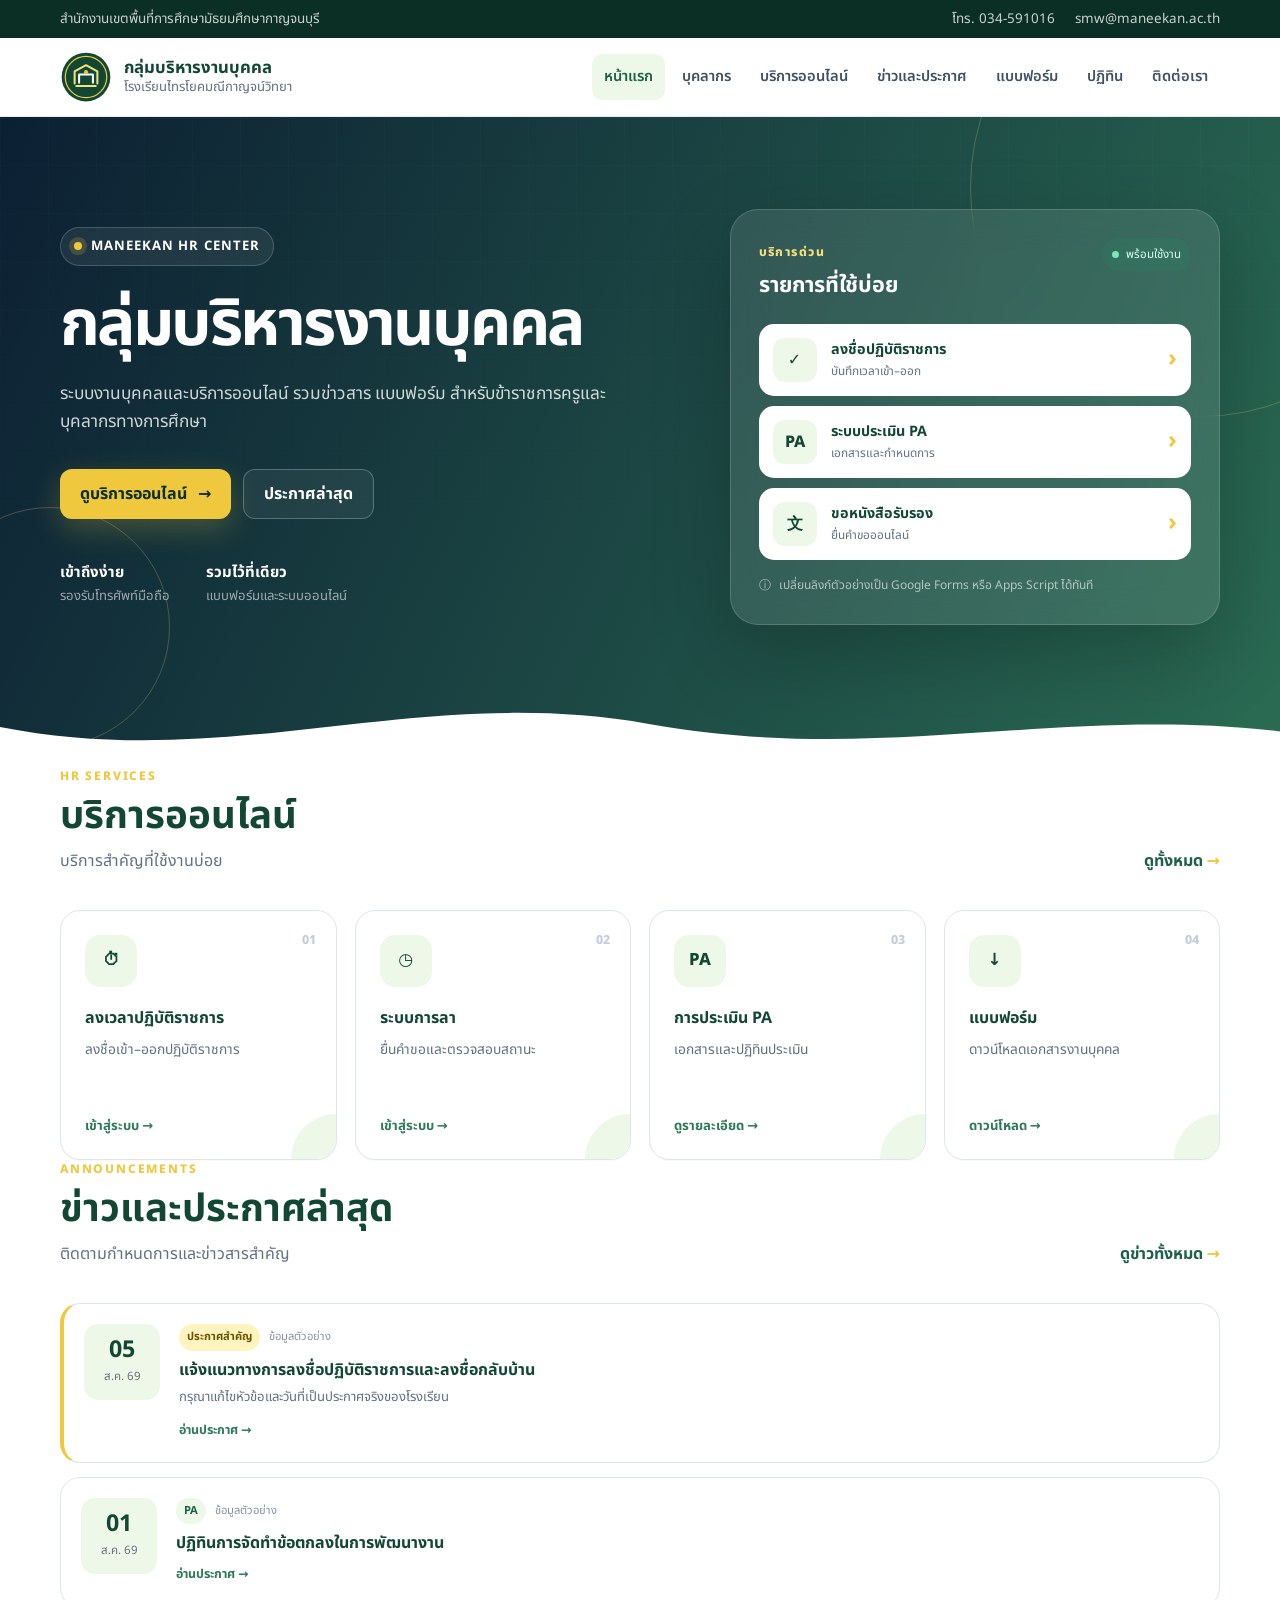
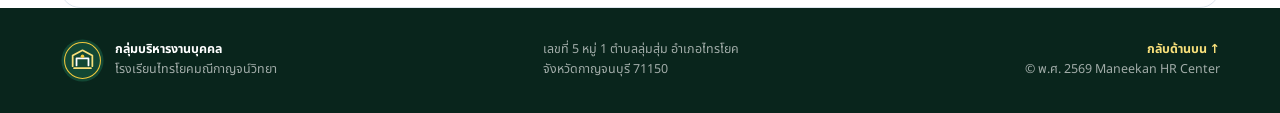
<file: index.html>
<!DOCTYPE html>
<html lang="th">
<head>
  <meta charset="UTF-8" />
  <meta name="viewport" content="width=device-width, initial-scale=1.0" />
  <meta name="description" content="กลุ่มบริหารงานบุคคล โรงเรียนไทรโยคมณีกาญจน์วิทยา" />
  <meta name="theme-color" content="#124734" />
  <title>หน้าแรก | กลุ่มบริหารงานบุคคล</title>
  <link rel="preconnect" href="https://fonts.googleapis.com">
  <link rel="preconnect" href="https://fonts.gstatic.com" crossorigin>
  <link href="https://fonts.googleapis.com/css2?family=Noto+Sans+Thai:wght@400;500;600;700;800&display=swap" rel="stylesheet">
  <link rel="stylesheet" href="css/style.css" />
</head>
<body data-page="home">
  <a class="skip-link" href="#main-content">ข้ามไปยังเนื้อหาหลัก</a>
  <div class="topbar">
    <div class="container topbar-inner">
      <span>สำนักงานเขตพื้นที่การศึกษามัธยมศึกษากาญจนบุรี</span>
      <div class="topbar-links">
        <a href="tel:034591016">โทร. 034-591016</a>
        <a href="mailto:smw@maneekan.ac.th">smw@maneekan.ac.th</a>
      </div>
    </div>
  </div>
  <header class="site-header" id="top">
    <div class="container nav-wrap">
      <a class="brand" href="index.html" aria-label="หน้าแรก">
        <img src="assets/logo-placeholder.svg" alt="ตราสัญลักษณ์โรงเรียน (ตัวอย่าง)" />
        <div>
          <strong>กลุ่มบริหารงานบุคคล</strong>
          <span>โรงเรียนไทรโยคมณีกาญจน์วิทยา</span>
        </div>
      </a>
      <button class="menu-toggle" type="button" aria-expanded="false" aria-controls="main-nav">
        <span class="sr-only">เปิดเมนู</span>
        <span></span><span></span><span></span>
      </button>
      <nav class="main-nav" id="main-nav" aria-label="เมนูหลัก">
        <a href="index.html" class="active">หน้าแรก</a>
<a href="personnel.html" class="">บุคลากร</a>
<a href="services.html" class="">บริการออนไลน์</a>
<a href="news.html" class="">ข่าวและประกาศ</a>
<a href="forms.html" class="">แบบฟอร์ม</a>
<a href="calendar.html" class="">ปฏิทิน</a>
<a href="contact.html" class="">ติดต่อเรา</a>
      </nav>
    </div>
  </header>
  <main id="main-content">

    <section class="hero" id="home">
      <div class="hero-decoration hero-decoration-one"></div>
      <div class="hero-decoration hero-decoration-two"></div>
      <div class="container hero-grid">
        <div class="hero-copy">
          <div class="eyebrow"><span class="eyebrow-dot"></span>Maneekan HR Center</div>
          <h1>กลุ่มบริหารงานบุคคล</h1>
          <p>ระบบงานบุคคลและบริการออนไลน์ รวมข่าวสาร แบบฟอร์ม สำหรับข้าราชการครูและบุคลากรทางการศึกษา</p>
          <div class="hero-actions">
            <a class="btn btn-primary" href="services.html">ดูบริการออนไลน์ <span>→</span></a>
            <a class="btn btn-secondary" href="news.html">ประกาศล่าสุด</a>
          </div>
          <div class="hero-meta">
            <div><strong>เข้าถึงง่าย</strong><span>รองรับโทรศัพท์มือถือ</span></div>
            <div><strong>รวมไว้ที่เดียว</strong><span>แบบฟอร์มและระบบออนไลน์</span></div>
          </div>
        </div>
        <aside class="hero-card">
          <div class="hero-card-head">
            <div><span class="small-label">บริการด่วน</span><h2>รายการที่ใช้บ่อย</h2></div>
            <span class="status-pill"><span></span> พร้อมใช้งาน</span>
          </div>
          <div class="quick-list">
            <a href="#" data-placeholder-link><span class="quick-icon">✓</span><span><strong>ลงชื่อปฏิบัติราชการ</strong><small>บันทึกเวลาเข้า–ออก</small></span><b>›</b></a>
            <a href="#" data-placeholder-link><span class="quick-icon">PA</span><span><strong>ระบบประเมิน PA</strong><small>เอกสารและกำหนดการ</small></span><b>›</b></a>
            <a href="#" data-placeholder-link><span class="quick-icon">文</span><span><strong>ขอหนังสือรับรอง</strong><small>ยื่นคำขอออนไลน์</small></span><b>›</b></a>
          </div>
          <div class="hero-card-note"><span>ⓘ</span>เปลี่ยนลิงก์ตัวอย่างเป็น Google Forms หรือ Apps Script ได้ทันที</div>
        </aside>
      </div>
      <div class="wave"><svg viewBox="0 0 1440 120" preserveAspectRatio="none"><path d="M0,64 C260,125 470,5 730,60 C990,115 1190,35 1440,70 L1440,120 L0,120 Z"></path></svg></div>
    </section>

    <section class="home-preview">
      <div class="container">
        <div class="section-heading">
          <div><span class="section-kicker">HR SERVICES</span><h2>บริการออนไลน์</h2><p>บริการสำคัญที่ใช้งานบ่อย</p></div>
          <a class="text-link" href="services.html">ดูทั้งหมด <span>→</span></a>
        </div>
        <div class="service-grid">
          <a class="service-card" href="#" data-placeholder-link><span class="service-number">01</span><div class="service-icon">⏱</div><h3>ลงเวลาปฏิบัติราชการ</h3><p>ลงชื่อเข้า–ออกปฏิบัติราชการ</p><span class="card-link">เข้าสู่ระบบ →</span></a>
          <a class="service-card" href="#" data-placeholder-link><span class="service-number">02</span><div class="service-icon">◷</div><h3>ระบบการลา</h3><p>ยื่นคำขอและตรวจสอบสถานะ</p><span class="card-link">เข้าสู่ระบบ →</span></a>
          <a class="service-card" href="#" data-placeholder-link><span class="service-number">03</span><div class="service-icon">PA</div><h3>การประเมิน PA</h3><p>เอกสารและปฏิทินประเมิน</p><span class="card-link">ดูรายละเอียด →</span></a>
          <a class="service-card" href="forms.html"><span class="service-number">04</span><div class="service-icon">↓</div><h3>แบบฟอร์ม</h3><p>ดาวน์โหลดเอกสารงานบุคคล</p><span class="card-link">ดาวน์โหลด →</span></a>
        </div>
      </div>
    </section>

    <section class="home-preview alt">
      <div class="container">
        <div class="section-heading">
          <div><span class="section-kicker">ANNOUNCEMENTS</span><h2>ข่าวและประกาศล่าสุด</h2><p>ติดตามกำหนดการและข่าวสารสำคัญ</p></div>
          <a class="text-link" href="news.html">ดูข่าวทั้งหมด <span>→</span></a>
        </div>
        <div class="announcement-list">
          <article class="announcement featured">
            <div class="date-box"><strong>05</strong><span>ส.ค. 69</span></div>
            <div class="announcement-content"><div class="article-meta"><span class="badge badge-gold">ประกาศสำคัญ</span><span>ข้อมูลตัวอย่าง</span></div><h3>แจ้งแนวทางการลงชื่อปฏิบัติราชการและลงชื่อกลับบ้าน</h3><p>กรุณาแก้ไขหัวข้อและวันที่เป็นประกาศจริงของโรงเรียน</p><a href="news.html">อ่านประกาศ <span>→</span></a></div>
          </article>
          <article class="announcement">
            <div class="date-box"><strong>01</strong><span>ส.ค. 69</span></div>
            <div class="announcement-content"><div class="article-meta"><span class="badge">PA</span><span>ข้อมูลตัวอย่าง</span></div><h3>ปฏิทินการจัดทำข้อตกลงในการพัฒนางาน</h3><a href="news.html">อ่านประกาศ <span>→</span></a></div>
          </article>
        </div>
      </div>
    </section>

  </main>
  <footer class="site-footer">
    <div class="container footer-grid">
      <div class="footer-brand">
        <img src="assets/logo-placeholder.svg" alt="" />
        <div>
          <strong>กลุ่มบริหารงานบุคคล</strong>
          <span>โรงเรียนไทรโยคมณีกาญจน์วิทยา</span>
        </div>
      </div>
      <address>
        เลขที่ 5 หมู่ 1 ตำบลลุ่มสุ่ม อำเภอไทรโยค<br />
        จังหวัดกาญจนบุรี 71150
      </address>
      <div class="footer-links">
        <a href="#top">กลับด้านบน ↑</a>
        <span>© <span id="current-year"></span> Maneekan HR Center</span>
      </div>
    </div>
  </footer>
  <div class="toast" id="placeholder-toast" role="status" aria-live="polite">
    ลิงก์นี้เป็นตัวอย่าง กรุณานำลิงก์ Google Form, Drive หรือ Apps Script มาแทนที่
  </div>
  <script src="js/main.js"></script>
</body>
</html>
</file>
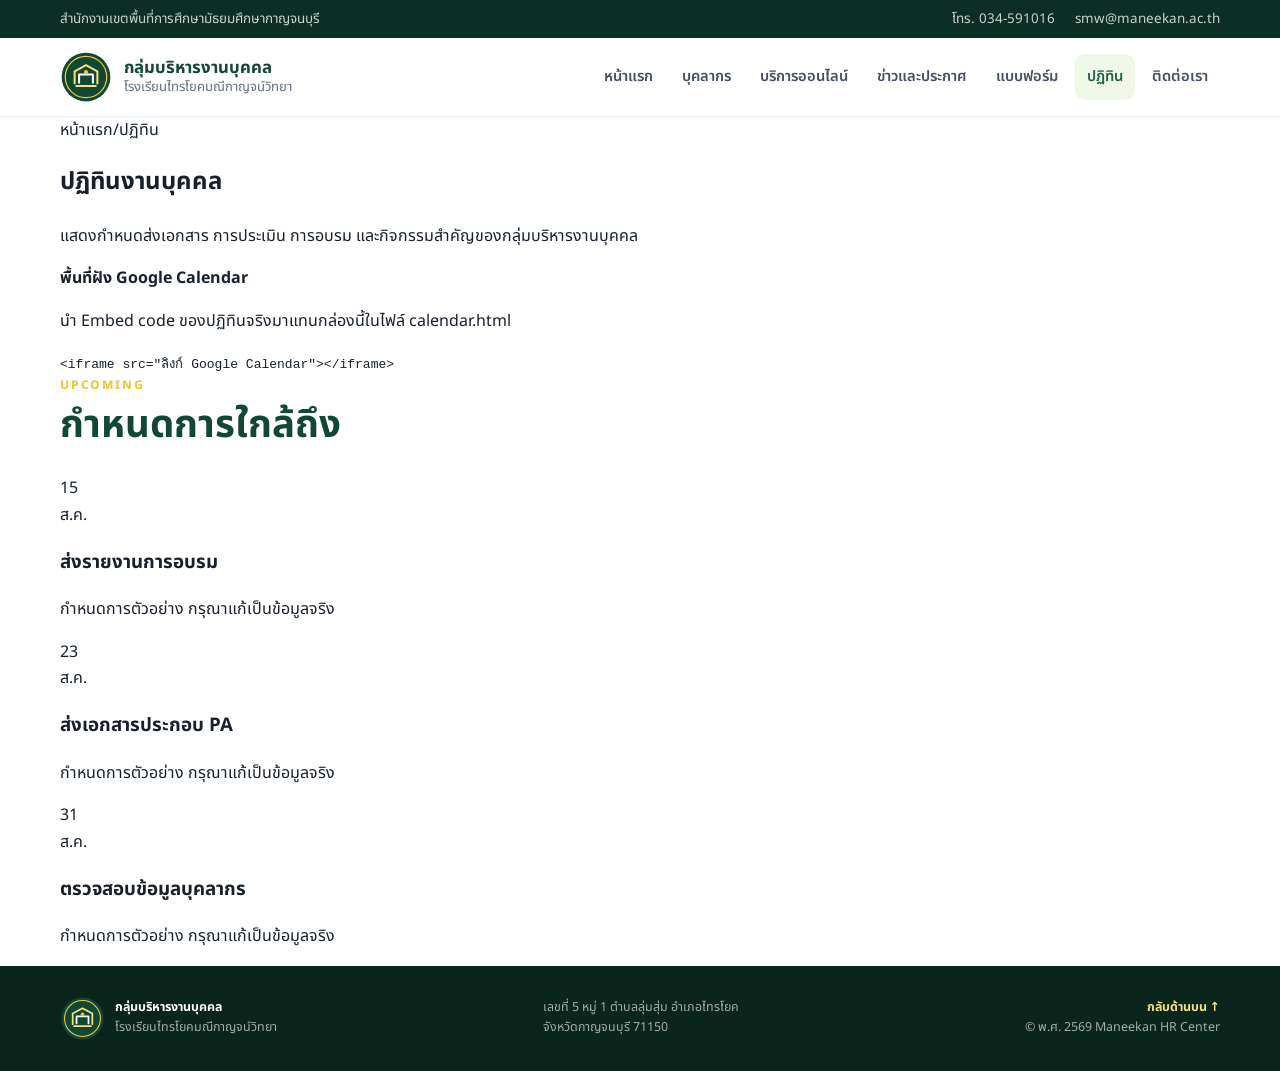
<file: calendar.html>
<!DOCTYPE html>
<html lang="th">
<head>
  <meta charset="UTF-8" />
  <meta name="viewport" content="width=device-width, initial-scale=1.0" />
  <meta name="description" content="กลุ่มบริหารงานบุคคล โรงเรียนไทรโยคมณีกาญจน์วิทยา" />
  <meta name="theme-color" content="#124734" />
  <title>ปฏิทิน | กลุ่มบริหารงานบุคคล</title>
  <link rel="preconnect" href="https://fonts.googleapis.com">
  <link rel="preconnect" href="https://fonts.gstatic.com" crossorigin>
  <link href="https://fonts.googleapis.com/css2?family=Noto+Sans+Thai:wght@400;500;600;700;800&display=swap" rel="stylesheet">
  <link rel="stylesheet" href="css/style.css" />
</head>
<body data-page="calendar">
  <a class="skip-link" href="#main-content">ข้ามไปยังเนื้อหาหลัก</a>
  <div class="topbar">
    <div class="container topbar-inner">
      <span>สำนักงานเขตพื้นที่การศึกษามัธยมศึกษากาญจนบุรี</span>
      <div class="topbar-links">
        <a href="tel:034591016">โทร. 034-591016</a>
        <a href="mailto:smw@maneekan.ac.th">smw@maneekan.ac.th</a>
      </div>
    </div>
  </div>
  <header class="site-header" id="top">
    <div class="container nav-wrap">
      <a class="brand" href="index.html" aria-label="หน้าแรก">
        <img src="assets/logo-placeholder.svg" alt="ตราสัญลักษณ์โรงเรียน (ตัวอย่าง)" />
        <div>
          <strong>กลุ่มบริหารงานบุคคล</strong>
          <span>โรงเรียนไทรโยคมณีกาญจน์วิทยา</span>
        </div>
      </a>
      <button class="menu-toggle" type="button" aria-expanded="false" aria-controls="main-nav">
        <span class="sr-only">เปิดเมนู</span>
        <span></span><span></span><span></span>
      </button>
      <nav class="main-nav" id="main-nav" aria-label="เมนูหลัก">
        <a href="index.html" class="">หน้าแรก</a>
<a href="personnel.html" class="">บุคลากร</a>
<a href="services.html" class="">บริการออนไลน์</a>
<a href="news.html" class="">ข่าวและประกาศ</a>
<a href="forms.html" class="">แบบฟอร์ม</a>
<a href="calendar.html" class="active">ปฏิทิน</a>
<a href="contact.html" class="">ติดต่อเรา</a>
      </nav>
    </div>
  </header>
  <main id="main-content">

    <section class="page-hero">
      <div class="container">
        <div class="breadcrumbs"><a href="index.html">หน้าแรก</a><span>/</span><span>ปฏิทิน</span></div>
        <h1>ปฏิทินงานบุคคล</h1>
        <p>แสดงกำหนดส่งเอกสาร การประเมิน การอบรม และกิจกรรมสำคัญของกลุ่มบริหารงานบุคคล</p>
      </div>
    </section>

    <section class="content-section alt">
      <div class="container calendar-layout">
        <div class="embed-placeholder"><div><strong>พื้นที่ฝัง Google Calendar</strong><p>นำ Embed code ของปฏิทินจริงมาแทนกล่องนี้ในไฟล์ calendar.html</p><code>&lt;iframe src="ลิงก์ Google Calendar"&gt;&lt;/iframe&gt;</code></div></div>
        <div>
          <div class="section-heading compact"><div><span class="section-kicker">UPCOMING</span><h2>กำหนดการใกล้ถึง</h2></div></div>
          <div class="event-list">
            <article class="event-card"><div class="event-date">15<br>ส.ค.</div><div><h3>ส่งรายงานการอบรม</h3><p>กำหนดการตัวอย่าง กรุณาแก้เป็นข้อมูลจริง</p></div></article>
            <article class="event-card"><div class="event-date">23<br>ส.ค.</div><div><h3>ส่งเอกสารประกอบ PA</h3><p>กำหนดการตัวอย่าง กรุณาแก้เป็นข้อมูลจริง</p></div></article>
            <article class="event-card"><div class="event-date">31<br>ส.ค.</div><div><h3>ตรวจสอบข้อมูลบุคลากร</h3><p>กำหนดการตัวอย่าง กรุณาแก้เป็นข้อมูลจริง</p></div></article>
          </div>
        </div>
      </div>
    </section>

  </main>
  <footer class="site-footer">
    <div class="container footer-grid">
      <div class="footer-brand">
        <img src="assets/logo-placeholder.svg" alt="" />
        <div>
          <strong>กลุ่มบริหารงานบุคคล</strong>
          <span>โรงเรียนไทรโยคมณีกาญจน์วิทยา</span>
        </div>
      </div>
      <address>
        เลขที่ 5 หมู่ 1 ตำบลลุ่มสุ่ม อำเภอไทรโยค<br />
        จังหวัดกาญจนบุรี 71150
      </address>
      <div class="footer-links">
        <a href="#top">กลับด้านบน ↑</a>
        <span>© <span id="current-year"></span> Maneekan HR Center</span>
      </div>
    </div>
  </footer>
  <div class="toast" id="placeholder-toast" role="status" aria-live="polite">
    ลิงก์นี้เป็นตัวอย่าง กรุณานำลิงก์ Google Form, Drive หรือ Apps Script มาแทนที่
  </div>
  <script src="js/main.js"></script>
</body>
</html>
</file>
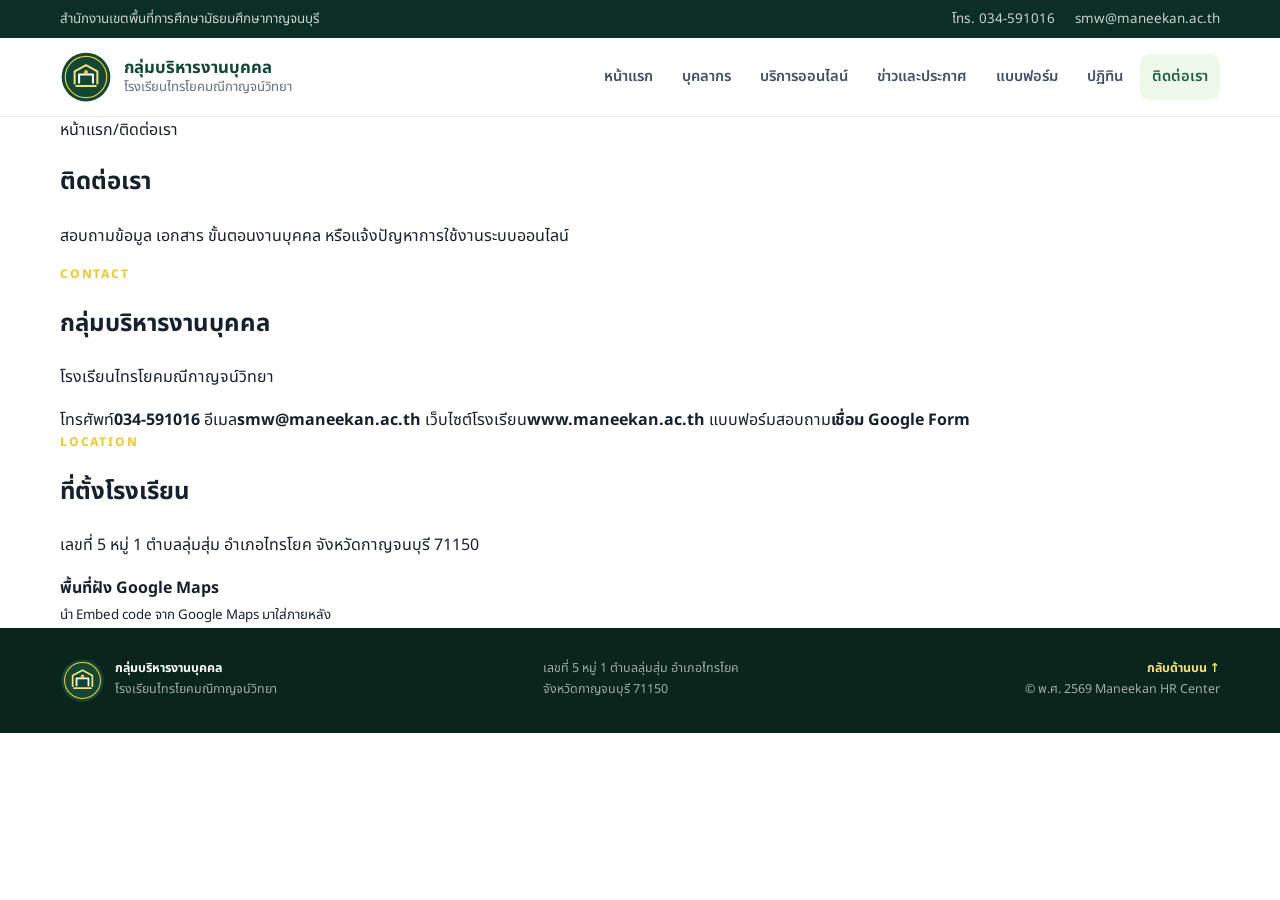
<file: contact.html>
<!DOCTYPE html>
<html lang="th">
<head>
  <meta charset="UTF-8" />
  <meta name="viewport" content="width=device-width, initial-scale=1.0" />
  <meta name="description" content="กลุ่มบริหารงานบุคคล โรงเรียนไทรโยคมณีกาญจน์วิทยา" />
  <meta name="theme-color" content="#124734" />
  <title>ติดต่อเรา | กลุ่มบริหารงานบุคคล</title>
  <link rel="preconnect" href="https://fonts.googleapis.com">
  <link rel="preconnect" href="https://fonts.gstatic.com" crossorigin>
  <link href="https://fonts.googleapis.com/css2?family=Noto+Sans+Thai:wght@400;500;600;700;800&display=swap" rel="stylesheet">
  <link rel="stylesheet" href="css/style.css" />
</head>
<body data-page="contact">
  <a class="skip-link" href="#main-content">ข้ามไปยังเนื้อหาหลัก</a>
  <div class="topbar">
    <div class="container topbar-inner">
      <span>สำนักงานเขตพื้นที่การศึกษามัธยมศึกษากาญจนบุรี</span>
      <div class="topbar-links">
        <a href="tel:034591016">โทร. 034-591016</a>
        <a href="mailto:smw@maneekan.ac.th">smw@maneekan.ac.th</a>
      </div>
    </div>
  </div>
  <header class="site-header" id="top">
    <div class="container nav-wrap">
      <a class="brand" href="index.html" aria-label="หน้าแรก">
        <img src="assets/logo-placeholder.svg" alt="ตราสัญลักษณ์โรงเรียน (ตัวอย่าง)" />
        <div>
          <strong>กลุ่มบริหารงานบุคคล</strong>
          <span>โรงเรียนไทรโยคมณีกาญจน์วิทยา</span>
        </div>
      </a>
      <button class="menu-toggle" type="button" aria-expanded="false" aria-controls="main-nav">
        <span class="sr-only">เปิดเมนู</span>
        <span></span><span></span><span></span>
      </button>
      <nav class="main-nav" id="main-nav" aria-label="เมนูหลัก">
        <a href="index.html" class="">หน้าแรก</a>
<a href="personnel.html" class="">บุคลากร</a>
<a href="services.html" class="">บริการออนไลน์</a>
<a href="news.html" class="">ข่าวและประกาศ</a>
<a href="forms.html" class="">แบบฟอร์ม</a>
<a href="calendar.html" class="">ปฏิทิน</a>
<a href="contact.html" class="active">ติดต่อเรา</a>
      </nav>
    </div>
  </header>
  <main id="main-content">

    <section class="page-hero">
      <div class="container">
        <div class="breadcrumbs"><a href="index.html">หน้าแรก</a><span>/</span><span>ติดต่อเรา</span></div>
        <h1>ติดต่อเรา</h1>
        <p>สอบถามข้อมูล เอกสาร ขั้นตอนงานบุคคล หรือแจ้งปัญหาการใช้งานระบบออนไลน์</p>
      </div>
    </section>

    <section class="content-section alt">
      <div class="container contact-page-grid">
        <section class="contact-box"><span class="section-kicker">CONTACT</span><h2>กลุ่มบริหารงานบุคคล</h2><p>โรงเรียนไทรโยคมณีกาญจน์วิทยา</p>
          <div class="contact-methods">
            <a class="contact-method" href="tel:034591016"><span>โทรศัพท์</span><strong>034-591016</strong></a>
            <a class="contact-method" href="mailto:smw@maneekan.ac.th"><span>อีเมล</span><strong>smw@maneekan.ac.th</strong></a>
            <a class="contact-method" href="https://www.maneekan.ac.th" target="_blank" rel="noopener"><span>เว็บไซต์โรงเรียน</span><strong>www.maneekan.ac.th</strong></a>
            <a class="contact-method" href="#" data-placeholder-link><span>แบบฟอร์มสอบถาม</span><strong>เชื่อม Google Form</strong></a>
          </div>
        </section>
        <section class="map-box"><span class="section-kicker">LOCATION</span><h2>ที่ตั้งโรงเรียน</h2><p>เลขที่ 5 หมู่ 1 ตำบลลุ่มสุ่ม อำเภอไทรโยค จังหวัดกาญจนบุรี 71150</p><div class="map-placeholder"><div><strong>พื้นที่ฝัง Google Maps</strong><br><small>นำ Embed code จาก Google Maps มาใส่ภายหลัง</small></div></div></section>
      </div>
    </section>

  </main>
  <footer class="site-footer">
    <div class="container footer-grid">
      <div class="footer-brand">
        <img src="assets/logo-placeholder.svg" alt="" />
        <div>
          <strong>กลุ่มบริหารงานบุคคล</strong>
          <span>โรงเรียนไทรโยคมณีกาญจน์วิทยา</span>
        </div>
      </div>
      <address>
        เลขที่ 5 หมู่ 1 ตำบลลุ่มสุ่ม อำเภอไทรโยค<br />
        จังหวัดกาญจนบุรี 71150
      </address>
      <div class="footer-links">
        <a href="#top">กลับด้านบน ↑</a>
        <span>© <span id="current-year"></span> Maneekan HR Center</span>
      </div>
    </div>
  </footer>
  <div class="toast" id="placeholder-toast" role="status" aria-live="polite">
    ลิงก์นี้เป็นตัวอย่าง กรุณานำลิงก์ Google Form, Drive หรือ Apps Script มาแทนที่
  </div>
  <script src="js/main.js"></script>
</body>
</html>
</file>
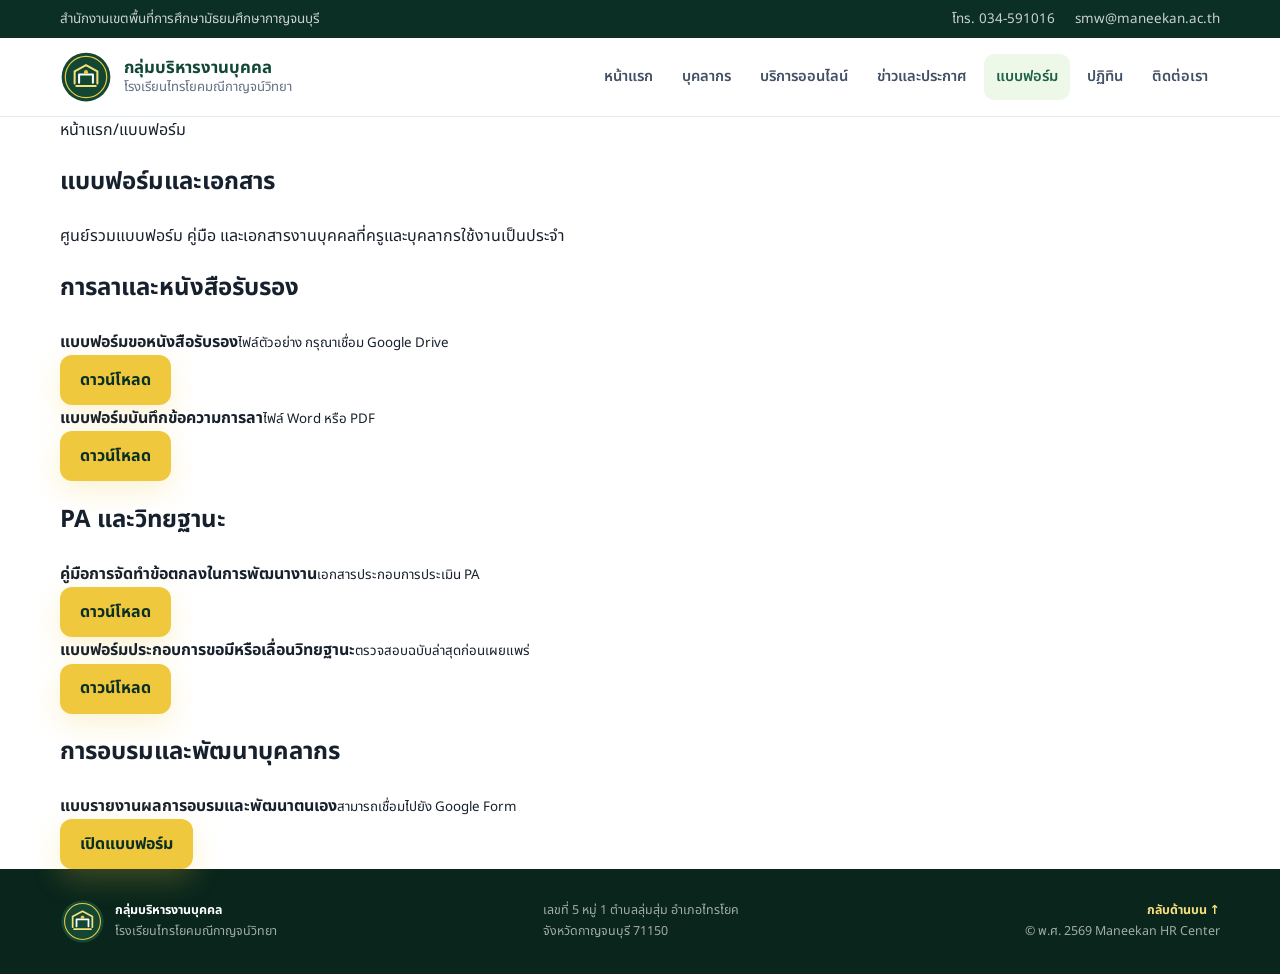
<file: forms.html>
<!DOCTYPE html>
<html lang="th">
<head>
  <meta charset="UTF-8" />
  <meta name="viewport" content="width=device-width, initial-scale=1.0" />
  <meta name="description" content="กลุ่มบริหารงานบุคคล โรงเรียนไทรโยคมณีกาญจน์วิทยา" />
  <meta name="theme-color" content="#124734" />
  <title>แบบฟอร์ม | กลุ่มบริหารงานบุคคล</title>
  <link rel="preconnect" href="https://fonts.googleapis.com">
  <link rel="preconnect" href="https://fonts.gstatic.com" crossorigin>
  <link href="https://fonts.googleapis.com/css2?family=Noto+Sans+Thai:wght@400;500;600;700;800&display=swap" rel="stylesheet">
  <link rel="stylesheet" href="css/style.css" />
</head>
<body data-page="forms">
  <a class="skip-link" href="#main-content">ข้ามไปยังเนื้อหาหลัก</a>
  <div class="topbar">
    <div class="container topbar-inner">
      <span>สำนักงานเขตพื้นที่การศึกษามัธยมศึกษากาญจนบุรี</span>
      <div class="topbar-links">
        <a href="tel:034591016">โทร. 034-591016</a>
        <a href="mailto:smw@maneekan.ac.th">smw@maneekan.ac.th</a>
      </div>
    </div>
  </div>
  <header class="site-header" id="top">
    <div class="container nav-wrap">
      <a class="brand" href="index.html" aria-label="หน้าแรก">
        <img src="assets/logo-placeholder.svg" alt="ตราสัญลักษณ์โรงเรียน (ตัวอย่าง)" />
        <div>
          <strong>กลุ่มบริหารงานบุคคล</strong>
          <span>โรงเรียนไทรโยคมณีกาญจน์วิทยา</span>
        </div>
      </a>
      <button class="menu-toggle" type="button" aria-expanded="false" aria-controls="main-nav">
        <span class="sr-only">เปิดเมนู</span>
        <span></span><span></span><span></span>
      </button>
      <nav class="main-nav" id="main-nav" aria-label="เมนูหลัก">
        <a href="index.html" class="">หน้าแรก</a>
<a href="personnel.html" class="">บุคลากร</a>
<a href="services.html" class="">บริการออนไลน์</a>
<a href="news.html" class="">ข่าวและประกาศ</a>
<a href="forms.html" class="active">แบบฟอร์ม</a>
<a href="calendar.html" class="">ปฏิทิน</a>
<a href="contact.html" class="">ติดต่อเรา</a>
      </nav>
    </div>
  </header>
  <main id="main-content">

    <section class="page-hero">
      <div class="container">
        <div class="breadcrumbs"><a href="index.html">หน้าแรก</a><span>/</span><span>แบบฟอร์ม</span></div>
        <h1>แบบฟอร์มและเอกสาร</h1>
        <p>ศูนย์รวมแบบฟอร์ม คู่มือ และเอกสารงานบุคคลที่ครูและบุคลากรใช้งานเป็นประจำ</p>
      </div>
    </section>

    <section class="content-section alt">
      <div class="container document-groups">
        <section class="document-group"><h2>การลาและหนังสือรับรอง</h2><div class="document-list">
          <div class="document-item"><div><strong>แบบฟอร์มขอหนังสือรับรอง</strong><small>ไฟล์ตัวอย่าง กรุณาเชื่อม Google Drive</small></div><a class="btn btn-primary" href="#" data-placeholder-link>ดาวน์โหลด</a></div>
          <div class="document-item"><div><strong>แบบฟอร์มบันทึกข้อความการลา</strong><small>ไฟล์ Word หรือ PDF</small></div><a class="btn btn-primary" href="#" data-placeholder-link>ดาวน์โหลด</a></div>
        </div></section>
        <section class="document-group"><h2>PA และวิทยฐานะ</h2><div class="document-list">
          <div class="document-item"><div><strong>คู่มือการจัดทำข้อตกลงในการพัฒนางาน</strong><small>เอกสารประกอบการประเมิน PA</small></div><a class="btn btn-primary" href="#" data-placeholder-link>ดาวน์โหลด</a></div>
          <div class="document-item"><div><strong>แบบฟอร์มประกอบการขอมีหรือเลื่อนวิทยฐานะ</strong><small>ตรวจสอบฉบับล่าสุดก่อนเผยแพร่</small></div><a class="btn btn-primary" href="#" data-placeholder-link>ดาวน์โหลด</a></div>
        </div></section>
        <section class="document-group"><h2>การอบรมและพัฒนาบุคลากร</h2><div class="document-list">
          <div class="document-item"><div><strong>แบบรายงานผลการอบรมและพัฒนาตนเอง</strong><small>สามารถเชื่อมไปยัง Google Form</small></div><a class="btn btn-primary" href="#" data-placeholder-link>เปิดแบบฟอร์ม</a></div>
        </div></section>
      </div>
    </section>

  </main>
  <footer class="site-footer">
    <div class="container footer-grid">
      <div class="footer-brand">
        <img src="assets/logo-placeholder.svg" alt="" />
        <div>
          <strong>กลุ่มบริหารงานบุคคล</strong>
          <span>โรงเรียนไทรโยคมณีกาญจน์วิทยา</span>
        </div>
      </div>
      <address>
        เลขที่ 5 หมู่ 1 ตำบลลุ่มสุ่ม อำเภอไทรโยค<br />
        จังหวัดกาญจนบุรี 71150
      </address>
      <div class="footer-links">
        <a href="#top">กลับด้านบน ↑</a>
        <span>© <span id="current-year"></span> Maneekan HR Center</span>
      </div>
    </div>
  </footer>
  <div class="toast" id="placeholder-toast" role="status" aria-live="polite">
    ลิงก์นี้เป็นตัวอย่าง กรุณานำลิงก์ Google Form, Drive หรือ Apps Script มาแทนที่
  </div>
  <script src="js/main.js"></script>
</body>
</html>
</file>
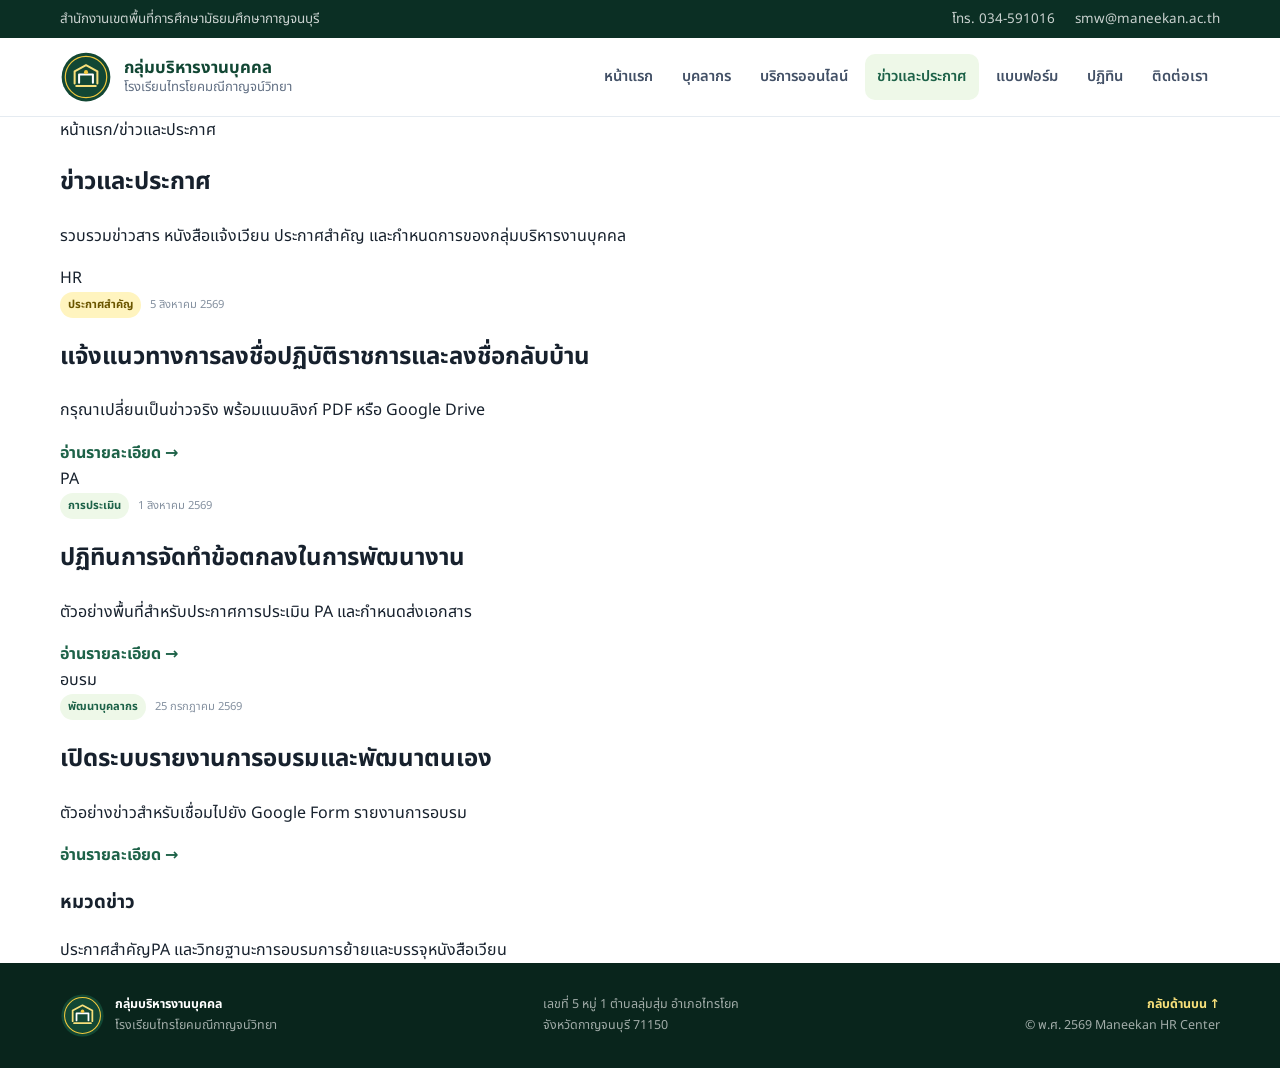
<file: news.html>
<!DOCTYPE html>
<html lang="th">
<head>
  <meta charset="UTF-8" />
  <meta name="viewport" content="width=device-width, initial-scale=1.0" />
  <meta name="description" content="กลุ่มบริหารงานบุคคล โรงเรียนไทรโยคมณีกาญจน์วิทยา" />
  <meta name="theme-color" content="#124734" />
  <title>ข่าวและประกาศ | กลุ่มบริหารงานบุคคล</title>
  <link rel="preconnect" href="https://fonts.googleapis.com">
  <link rel="preconnect" href="https://fonts.gstatic.com" crossorigin>
  <link href="https://fonts.googleapis.com/css2?family=Noto+Sans+Thai:wght@400;500;600;700;800&display=swap" rel="stylesheet">
  <link rel="stylesheet" href="css/style.css" />
</head>
<body data-page="news">
  <a class="skip-link" href="#main-content">ข้ามไปยังเนื้อหาหลัก</a>
  <div class="topbar">
    <div class="container topbar-inner">
      <span>สำนักงานเขตพื้นที่การศึกษามัธยมศึกษากาญจนบุรี</span>
      <div class="topbar-links">
        <a href="tel:034591016">โทร. 034-591016</a>
        <a href="mailto:smw@maneekan.ac.th">smw@maneekan.ac.th</a>
      </div>
    </div>
  </div>
  <header class="site-header" id="top">
    <div class="container nav-wrap">
      <a class="brand" href="index.html" aria-label="หน้าแรก">
        <img src="assets/logo-placeholder.svg" alt="ตราสัญลักษณ์โรงเรียน (ตัวอย่าง)" />
        <div>
          <strong>กลุ่มบริหารงานบุคคล</strong>
          <span>โรงเรียนไทรโยคมณีกาญจน์วิทยา</span>
        </div>
      </a>
      <button class="menu-toggle" type="button" aria-expanded="false" aria-controls="main-nav">
        <span class="sr-only">เปิดเมนู</span>
        <span></span><span></span><span></span>
      </button>
      <nav class="main-nav" id="main-nav" aria-label="เมนูหลัก">
        <a href="index.html" class="">หน้าแรก</a>
<a href="personnel.html" class="">บุคลากร</a>
<a href="services.html" class="">บริการออนไลน์</a>
<a href="news.html" class="active">ข่าวและประกาศ</a>
<a href="forms.html" class="">แบบฟอร์ม</a>
<a href="calendar.html" class="">ปฏิทิน</a>
<a href="contact.html" class="">ติดต่อเรา</a>
      </nav>
    </div>
  </header>
  <main id="main-content">

    <section class="page-hero">
      <div class="container">
        <div class="breadcrumbs"><a href="index.html">หน้าแรก</a><span>/</span><span>ข่าวและประกาศ</span></div>
        <h1>ข่าวและประกาศ</h1>
        <p>รวบรวมข่าวสาร หนังสือแจ้งเวียน ประกาศสำคัญ และกำหนดการของกลุ่มบริหารงานบุคคล</p>
      </div>
    </section>

    <section class="content-section alt">
      <div class="container news-page-grid">
        <div class="news-stack">
          <article class="news-card"><div class="news-cover">HR</div><div class="news-body"><div class="article-meta"><span class="badge badge-gold">ประกาศสำคัญ</span><span>5 สิงหาคม 2569</span></div><h2>แจ้งแนวทางการลงชื่อปฏิบัติราชการและลงชื่อกลับบ้าน</h2><p>กรุณาเปลี่ยนเป็นข่าวจริง พร้อมแนบลิงก์ PDF หรือ Google Drive</p><a class="text-link" href="#" data-placeholder-link>อ่านรายละเอียด →</a></div></article>
          <article class="news-card"><div class="news-cover">PA</div><div class="news-body"><div class="article-meta"><span class="badge">การประเมิน</span><span>1 สิงหาคม 2569</span></div><h2>ปฏิทินการจัดทำข้อตกลงในการพัฒนางาน</h2><p>ตัวอย่างพื้นที่สำหรับประกาศการประเมิน PA และกำหนดส่งเอกสาร</p><a class="text-link" href="#" data-placeholder-link>อ่านรายละเอียด →</a></div></article>
          <article class="news-card"><div class="news-cover">อบรม</div><div class="news-body"><div class="article-meta"><span class="badge">พัฒนาบุคลากร</span><span>25 กรกฎาคม 2569</span></div><h2>เปิดระบบรายงานการอบรมและพัฒนาตนเอง</h2><p>ตัวอย่างข่าวสำหรับเชื่อมไปยัง Google Form รายงานการอบรม</p><a class="text-link" href="#" data-placeholder-link>อ่านรายละเอียด →</a></div></article>
        </div>
        <aside class="side-filter"><h3>หมวดข่าว</h3><a href="#">ประกาศสำคัญ</a><a href="#">PA และวิทยฐานะ</a><a href="#">การอบรม</a><a href="#">การย้ายและบรรจุ</a><a href="#">หนังสือเวียน</a></aside>
      </div>
    </section>

  </main>
  <footer class="site-footer">
    <div class="container footer-grid">
      <div class="footer-brand">
        <img src="assets/logo-placeholder.svg" alt="" />
        <div>
          <strong>กลุ่มบริหารงานบุคคล</strong>
          <span>โรงเรียนไทรโยคมณีกาญจน์วิทยา</span>
        </div>
      </div>
      <address>
        เลขที่ 5 หมู่ 1 ตำบลลุ่มสุ่ม อำเภอไทรโยค<br />
        จังหวัดกาญจนบุรี 71150
      </address>
      <div class="footer-links">
        <a href="#top">กลับด้านบน ↑</a>
        <span>© <span id="current-year"></span> Maneekan HR Center</span>
      </div>
    </div>
  </footer>
  <div class="toast" id="placeholder-toast" role="status" aria-live="polite">
    ลิงก์นี้เป็นตัวอย่าง กรุณานำลิงก์ Google Form, Drive หรือ Apps Script มาแทนที่
  </div>
  <script src="js/main.js"></script>
</body>
</html>
</file>
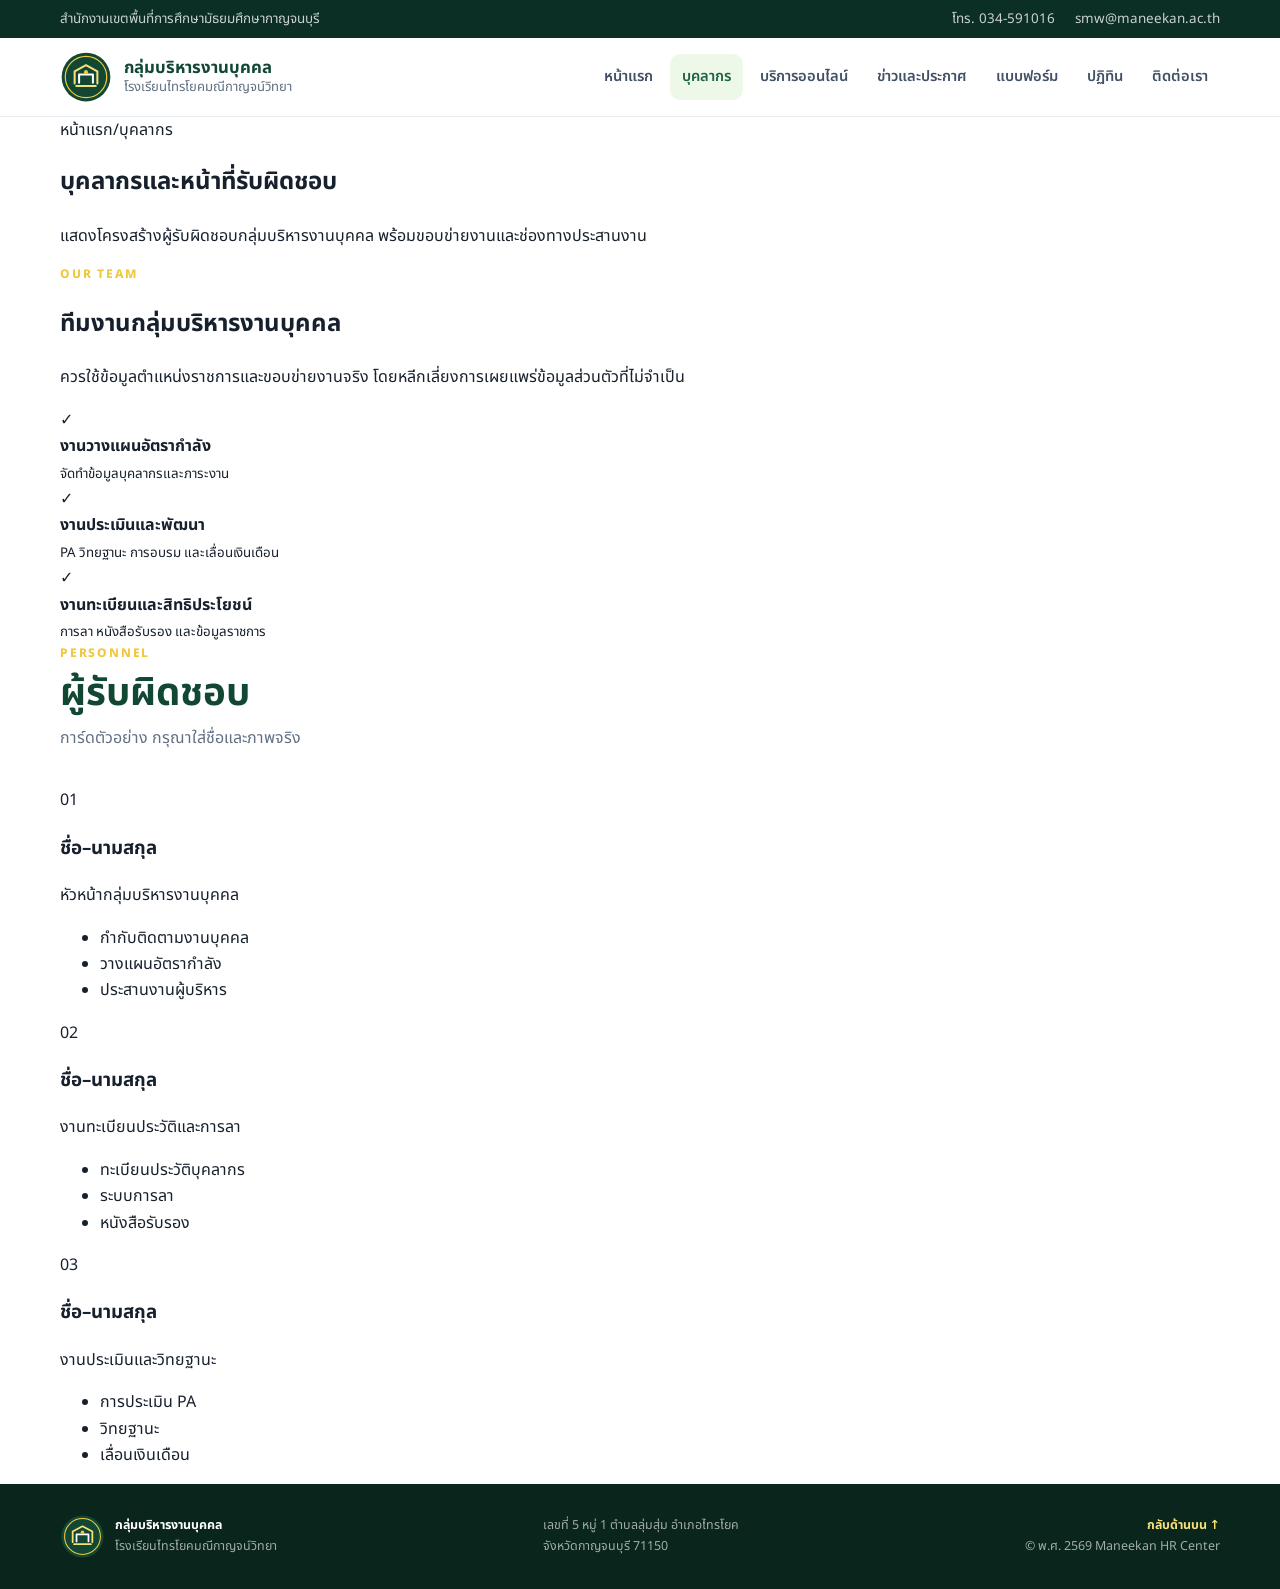
<file: personnel.html>
<!DOCTYPE html>
<html lang="th">
<head>
  <meta charset="UTF-8" />
  <meta name="viewport" content="width=device-width, initial-scale=1.0" />
  <meta name="description" content="กลุ่มบริหารงานบุคคล โรงเรียนไทรโยคมณีกาญจน์วิทยา" />
  <meta name="theme-color" content="#124734" />
  <title>บุคลากร | กลุ่มบริหารงานบุคคล</title>
  <link rel="preconnect" href="https://fonts.googleapis.com">
  <link rel="preconnect" href="https://fonts.gstatic.com" crossorigin>
  <link href="https://fonts.googleapis.com/css2?family=Noto+Sans+Thai:wght@400;500;600;700;800&display=swap" rel="stylesheet">
  <link rel="stylesheet" href="css/style.css" />
</head>
<body data-page="personnel">
  <a class="skip-link" href="#main-content">ข้ามไปยังเนื้อหาหลัก</a>
  <div class="topbar">
    <div class="container topbar-inner">
      <span>สำนักงานเขตพื้นที่การศึกษามัธยมศึกษากาญจนบุรี</span>
      <div class="topbar-links">
        <a href="tel:034591016">โทร. 034-591016</a>
        <a href="mailto:smw@maneekan.ac.th">smw@maneekan.ac.th</a>
      </div>
    </div>
  </div>
  <header class="site-header" id="top">
    <div class="container nav-wrap">
      <a class="brand" href="index.html" aria-label="หน้าแรก">
        <img src="assets/logo-placeholder.svg" alt="ตราสัญลักษณ์โรงเรียน (ตัวอย่าง)" />
        <div>
          <strong>กลุ่มบริหารงานบุคคล</strong>
          <span>โรงเรียนไทรโยคมณีกาญจน์วิทยา</span>
        </div>
      </a>
      <button class="menu-toggle" type="button" aria-expanded="false" aria-controls="main-nav">
        <span class="sr-only">เปิดเมนู</span>
        <span></span><span></span><span></span>
      </button>
      <nav class="main-nav" id="main-nav" aria-label="เมนูหลัก">
        <a href="index.html" class="">หน้าแรก</a>
<a href="personnel.html" class="active">บุคลากร</a>
<a href="services.html" class="">บริการออนไลน์</a>
<a href="news.html" class="">ข่าวและประกาศ</a>
<a href="forms.html" class="">แบบฟอร์ม</a>
<a href="calendar.html" class="">ปฏิทิน</a>
<a href="contact.html" class="">ติดต่อเรา</a>
      </nav>
    </div>
  </header>
  <main id="main-content">

    <section class="page-hero">
      <div class="container">
        <div class="breadcrumbs"><a href="index.html">หน้าแรก</a><span>/</span><span>บุคลากร</span></div>
        <h1>บุคลากรและหน้าที่รับผิดชอบ</h1>
        <p>แสดงโครงสร้างผู้รับผิดชอบกลุ่มบริหารงานบุคคล พร้อมขอบข่ายงานและช่องทางประสานงาน</p>
      </div>
    </section>

    <section class="content-section">
      <div class="container">
        <div class="intro-panel">
          <div><span class="section-kicker">OUR TEAM</span><h2>ทีมงานกลุ่มบริหารงานบุคคล</h2><p>ควรใช้ข้อมูลตำแหน่งราชการและขอบข่ายงานจริง โดยหลีกเลี่ยงการเผยแพร่ข้อมูลส่วนตัวที่ไม่จำเป็น</p></div>
          <div class="intro-points">
            <div class="intro-point"><span>✓</span><div><b>งานวางแผนอัตรากำลัง</b><br><small>จัดทำข้อมูลบุคลากรและภาระงาน</small></div></div>
            <div class="intro-point"><span>✓</span><div><b>งานประเมินและพัฒนา</b><br><small>PA วิทยฐานะ การอบรม และเลื่อนเงินเดือน</small></div></div>
            <div class="intro-point"><span>✓</span><div><b>งานทะเบียนและสิทธิประโยชน์</b><br><small>การลา หนังสือรับรอง และข้อมูลราชการ</small></div></div>
          </div>
        </div>
      </div>
    </section>
    <section class="content-section alt">
      <div class="container">
        <div class="section-heading"><div><span class="section-kicker">PERSONNEL</span><h2>ผู้รับผิดชอบ</h2><p>การ์ดตัวอย่าง กรุณาใส่ชื่อและภาพจริง</p></div></div>
        <div class="people-grid">
          <article class="person-card"><div class="person-photo">01</div><h3>ชื่อ–นามสกุล</h3><span class="person-role">หัวหน้ากลุ่มบริหารงานบุคคล</span><ul><li>กำกับติดตามงานบุคคล</li><li>วางแผนอัตรากำลัง</li><li>ประสานงานผู้บริหาร</li></ul></article>
          <article class="person-card"><div class="person-photo">02</div><h3>ชื่อ–นามสกุล</h3><span class="person-role">งานทะเบียนประวัติและการลา</span><ul><li>ทะเบียนประวัติบุคลากร</li><li>ระบบการลา</li><li>หนังสือรับรอง</li></ul></article>
          <article class="person-card"><div class="person-photo">03</div><h3>ชื่อ–นามสกุล</h3><span class="person-role">งานประเมินและวิทยฐานะ</span><ul><li>การประเมิน PA</li><li>วิทยฐานะ</li><li>เลื่อนเงินเดือน</li></ul></article>
        </div>
      </div>
    </section>

  </main>
  <footer class="site-footer">
    <div class="container footer-grid">
      <div class="footer-brand">
        <img src="assets/logo-placeholder.svg" alt="" />
        <div>
          <strong>กลุ่มบริหารงานบุคคล</strong>
          <span>โรงเรียนไทรโยคมณีกาญจน์วิทยา</span>
        </div>
      </div>
      <address>
        เลขที่ 5 หมู่ 1 ตำบลลุ่มสุ่ม อำเภอไทรโยค<br />
        จังหวัดกาญจนบุรี 71150
      </address>
      <div class="footer-links">
        <a href="#top">กลับด้านบน ↑</a>
        <span>© <span id="current-year"></span> Maneekan HR Center</span>
      </div>
    </div>
  </footer>
  <div class="toast" id="placeholder-toast" role="status" aria-live="polite">
    ลิงก์นี้เป็นตัวอย่าง กรุณานำลิงก์ Google Form, Drive หรือ Apps Script มาแทนที่
  </div>
  <script src="js/main.js"></script>
</body>
</html>
</file>
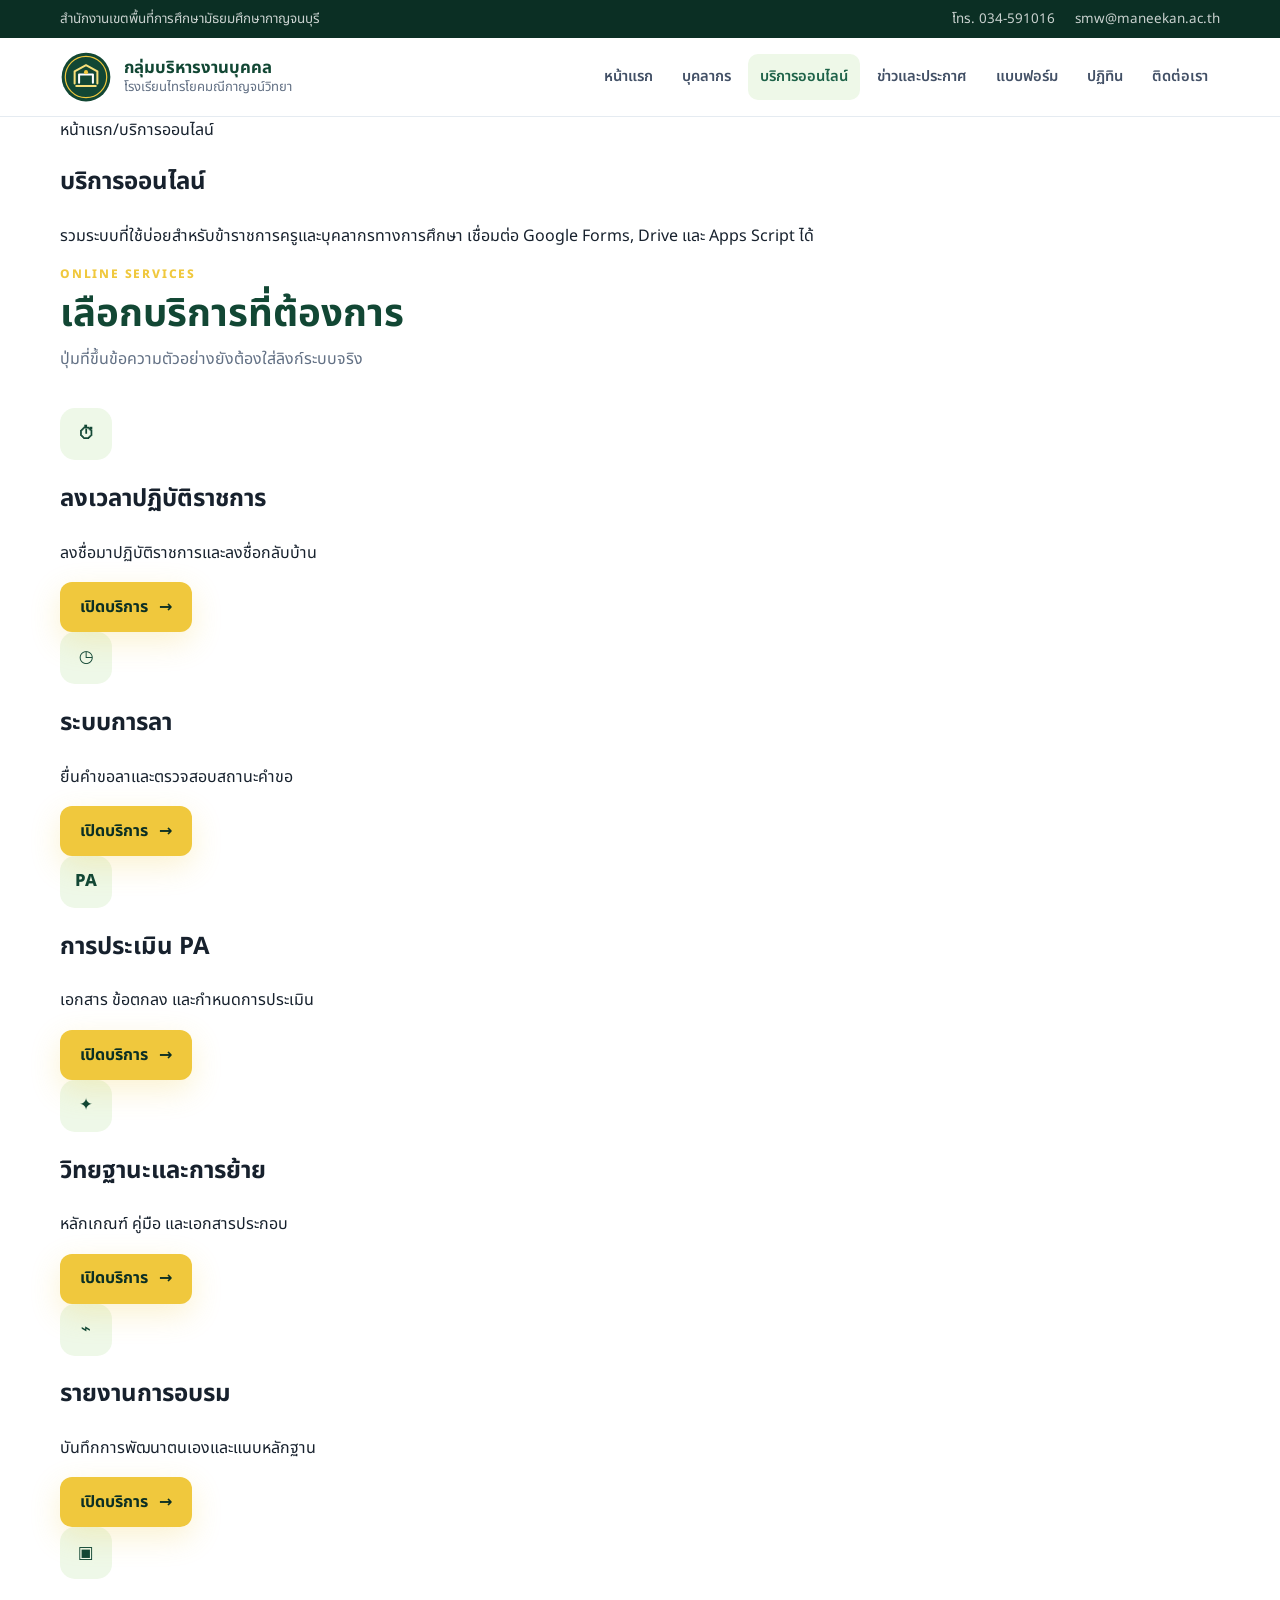
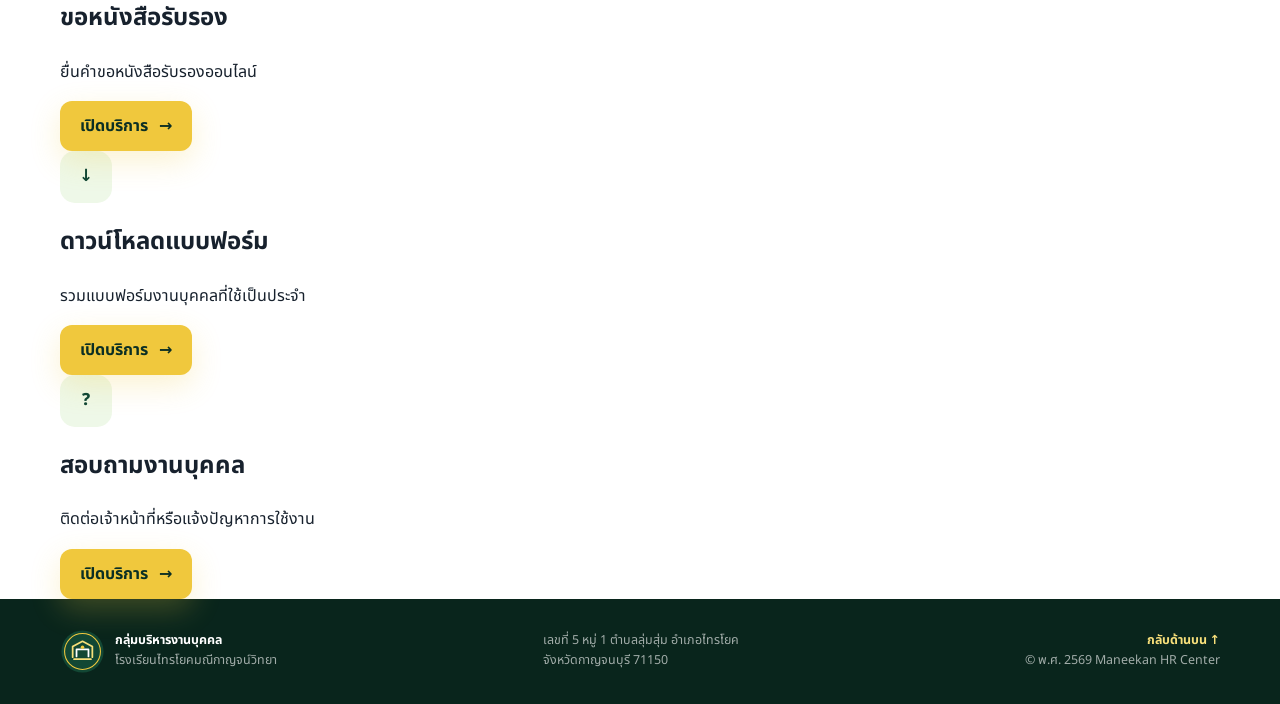
<file: services.html>
<!DOCTYPE html>
<html lang="th">
<head>
  <meta charset="UTF-8" />
  <meta name="viewport" content="width=device-width, initial-scale=1.0" />
  <meta name="description" content="กลุ่มบริหารงานบุคคล โรงเรียนไทรโยคมณีกาญจน์วิทยา" />
  <meta name="theme-color" content="#124734" />
  <title>บริการออนไลน์ | กลุ่มบริหารงานบุคคล</title>
  <link rel="preconnect" href="https://fonts.googleapis.com">
  <link rel="preconnect" href="https://fonts.gstatic.com" crossorigin>
  <link href="https://fonts.googleapis.com/css2?family=Noto+Sans+Thai:wght@400;500;600;700;800&display=swap" rel="stylesheet">
  <link rel="stylesheet" href="css/style.css" />
</head>
<body data-page="services">
  <a class="skip-link" href="#main-content">ข้ามไปยังเนื้อหาหลัก</a>
  <div class="topbar">
    <div class="container topbar-inner">
      <span>สำนักงานเขตพื้นที่การศึกษามัธยมศึกษากาญจนบุรี</span>
      <div class="topbar-links">
        <a href="tel:034591016">โทร. 034-591016</a>
        <a href="mailto:smw@maneekan.ac.th">smw@maneekan.ac.th</a>
      </div>
    </div>
  </div>
  <header class="site-header" id="top">
    <div class="container nav-wrap">
      <a class="brand" href="index.html" aria-label="หน้าแรก">
        <img src="assets/logo-placeholder.svg" alt="ตราสัญลักษณ์โรงเรียน (ตัวอย่าง)" />
        <div>
          <strong>กลุ่มบริหารงานบุคคล</strong>
          <span>โรงเรียนไทรโยคมณีกาญจน์วิทยา</span>
        </div>
      </a>
      <button class="menu-toggle" type="button" aria-expanded="false" aria-controls="main-nav">
        <span class="sr-only">เปิดเมนู</span>
        <span></span><span></span><span></span>
      </button>
      <nav class="main-nav" id="main-nav" aria-label="เมนูหลัก">
        <a href="index.html" class="">หน้าแรก</a>
<a href="personnel.html" class="">บุคลากร</a>
<a href="services.html" class="active">บริการออนไลน์</a>
<a href="news.html" class="">ข่าวและประกาศ</a>
<a href="forms.html" class="">แบบฟอร์ม</a>
<a href="calendar.html" class="">ปฏิทิน</a>
<a href="contact.html" class="">ติดต่อเรา</a>
      </nav>
    </div>
  </header>
  <main id="main-content">

    <section class="page-hero">
      <div class="container">
        <div class="breadcrumbs"><a href="index.html">หน้าแรก</a><span>/</span><span>บริการออนไลน์</span></div>
        <h1>บริการออนไลน์</h1>
        <p>รวมระบบที่ใช้บ่อยสำหรับข้าราชการครูและบุคลากรทางการศึกษา เชื่อมต่อ Google Forms, Drive และ Apps Script ได้</p>
      </div>
    </section>

    <section class="content-section alt">
      <div class="container">
        <div class="section-heading"><div><span class="section-kicker">ONLINE SERVICES</span><h2>เลือกบริการที่ต้องการ</h2><p>ปุ่มที่ขึ้นข้อความตัวอย่างยังต้องใส่ลิงก์ระบบจริง</p></div></div>
        <div class="page-service-grid"><article class="page-service-card"><div class="service-icon">⏱</div><h2>ลงเวลาปฏิบัติราชการ</h2><p>ลงชื่อมาปฏิบัติราชการและลงชื่อกลับบ้าน</p><a class="btn btn-primary" href="#" data-placeholder-link>เปิดบริการ <span>→</span></a></article><article class="page-service-card"><div class="service-icon">◷</div><h2>ระบบการลา</h2><p>ยื่นคำขอลาและตรวจสอบสถานะคำขอ</p><a class="btn btn-primary" href="#" data-placeholder-link>เปิดบริการ <span>→</span></a></article><article class="page-service-card"><div class="service-icon">PA</div><h2>การประเมิน PA</h2><p>เอกสาร ข้อตกลง และกำหนดการประเมิน</p><a class="btn btn-primary" href="#" data-placeholder-link>เปิดบริการ <span>→</span></a></article><article class="page-service-card"><div class="service-icon">✦</div><h2>วิทยฐานะและการย้าย</h2><p>หลักเกณฑ์ คู่มือ และเอกสารประกอบ</p><a class="btn btn-primary" href="#" data-placeholder-link>เปิดบริการ <span>→</span></a></article><article class="page-service-card"><div class="service-icon">⌁</div><h2>รายงานการอบรม</h2><p>บันทึกการพัฒนาตนเองและแนบหลักฐาน</p><a class="btn btn-primary" href="#" data-placeholder-link>เปิดบริการ <span>→</span></a></article><article class="page-service-card"><div class="service-icon">▣</div><h2>ขอหนังสือรับรอง</h2><p>ยื่นคำขอหนังสือรับรองออนไลน์</p><a class="btn btn-primary" href="#" data-placeholder-link>เปิดบริการ <span>→</span></a></article><article class="page-service-card"><div class="service-icon">↓</div><h2>ดาวน์โหลดแบบฟอร์ม</h2><p>รวมแบบฟอร์มงานบุคคลที่ใช้เป็นประจำ</p><a class="btn btn-primary" href="forms.html">เปิดบริการ <span>→</span></a></article><article class="page-service-card"><div class="service-icon">?</div><h2>สอบถามงานบุคคล</h2><p>ติดต่อเจ้าหน้าที่หรือแจ้งปัญหาการใช้งาน</p><a class="btn btn-primary" href="contact.html">เปิดบริการ <span>→</span></a></article></div>
      </div>
    </section>

  </main>
  <footer class="site-footer">
    <div class="container footer-grid">
      <div class="footer-brand">
        <img src="assets/logo-placeholder.svg" alt="" />
        <div>
          <strong>กลุ่มบริหารงานบุคคล</strong>
          <span>โรงเรียนไทรโยคมณีกาญจน์วิทยา</span>
        </div>
      </div>
      <address>
        เลขที่ 5 หมู่ 1 ตำบลลุ่มสุ่ม อำเภอไทรโยค<br />
        จังหวัดกาญจนบุรี 71150
      </address>
      <div class="footer-links">
        <a href="#top">กลับด้านบน ↑</a>
        <span>© <span id="current-year"></span> Maneekan HR Center</span>
      </div>
    </div>
  </footer>
  <div class="toast" id="placeholder-toast" role="status" aria-live="polite">
    ลิงก์นี้เป็นตัวอย่าง กรุณานำลิงก์ Google Form, Drive หรือ Apps Script มาแทนที่
  </div>
  <script src="js/main.js"></script>
</body>
</html>
</file>
<file: css/style.css>
:root {
  --navy-950: #0b2f24;
  --navy-900: #124734;
  --navy-800: #1d6248;
  --navy-700: #2d7a59;
  --blue-100: #eef8e8;
  --gold-500: #f0c83d;
  --gold-300: #f7df7a;
  --cream: #fbfceb;
  --white: #ffffff;
  --ink: #17212d;
  --muted: #627084;
  --line: #dde5ed;
  --surface: #f7faf4;
  --success: #2f8f5b;
  --shadow: 0 18px 50px rgba(18, 71, 52, 0.13);
  --shadow-soft: 0 10px 30px rgba(18, 71, 52, 0.09);
  --radius-xl: 28px;
  --radius-lg: 20px;
  --radius-md: 14px;
}

* {
  box-sizing: border-box;
}

html {
  scroll-behavior: smooth;
  scroll-padding-top: 92px;
}

body {
  margin: 0;
  color: var(--ink);
  background: var(--white);
  font-family: "Noto Sans Thai", system-ui, sans-serif;
  line-height: 1.65;
}

a {
  color: inherit;
  text-decoration: none;
}

img {
  max-width: 100%;
  display: block;
}

button,
input,
select,
textarea {
  font: inherit;
}

.container {
  width: min(1160px, calc(100% - 40px));
  margin-inline: auto;
}

.sr-only {
  position: absolute !important;
  width: 1px;
  height: 1px;
  padding: 0;
  margin: -1px;
  overflow: hidden;
  clip: rect(0, 0, 0, 0);
  white-space: nowrap;
  border: 0;
}

.skip-link {
  position: fixed;
  top: 10px;
  left: 10px;
  z-index: 9999;
  transform: translateY(-150%);
  padding: 10px 14px;
  background: var(--gold-500);
  color: var(--navy-950);
  border-radius: 8px;
  font-weight: 700;
}

.skip-link:focus {
  transform: translateY(0);
}

.topbar {
  background: var(--navy-950);
  color: rgba(255, 255, 255, 0.78);
  font-size: 0.84rem;
}

.topbar-inner {
  min-height: 38px;
  display: flex;
  justify-content: space-between;
  align-items: center;
  gap: 20px;
}

.topbar-links {
  display: flex;
  gap: 20px;
}

.topbar a:hover {
  color: var(--white);
}

.site-header {
  position: sticky;
  top: 0;
  z-index: 1000;
  background: rgba(255, 255, 255, 0.94);
  backdrop-filter: blur(16px);
  border-bottom: 1px solid rgba(221, 229, 237, 0.75);
}

.nav-wrap {
  min-height: 78px;
  display: flex;
  align-items: center;
  justify-content: space-between;
  gap: 30px;
}

.brand {
  display: flex;
  align-items: center;
  gap: 12px;
  min-width: 310px;
}

.brand img {
  width: 52px;
  height: 52px;
}

.brand div {
  display: flex;
  flex-direction: column;
  line-height: 1.35;
}

.brand strong {
  color: var(--navy-900);
  font-size: 1.05rem;
}

.brand span {
  color: var(--muted);
  font-size: 0.82rem;
}

.main-nav {
  display: flex;
  align-items: center;
  gap: 5px;
}

.main-nav a {
  position: relative;
  padding: 11px 12px;
  color: #425066;
  font-weight: 600;
  font-size: 0.92rem;
  border-radius: 10px;
  transition: 0.2s ease;
}

.main-nav a:hover,
.main-nav a.active {
  color: var(--navy-800);
  background: var(--blue-100);
}

.menu-toggle {
  display: none;
  width: 44px;
  height: 44px;
  border: 0;
  border-radius: 10px;
  background: var(--blue-100);
  cursor: pointer;
}

.menu-toggle span:not(.sr-only) {
  display: block;
  width: 22px;
  height: 2px;
  margin: 5px auto;
  background: var(--navy-900);
  border-radius: 99px;
}

.hero {
  position: relative;
  overflow: hidden;
  min-height: 650px;
  padding: 92px 0 100px;
  background:
    linear-gradient(115deg, rgba(7, 27, 47, 0.98), rgba(29, 98, 72, 0.94)),
    radial-gradient(circle at 20% 20%, rgba(240, 200, 61, 0.28), transparent 35%);
  color: var(--white);
}

.hero::before {
  content: "";
  position: absolute;
  inset: 0;
  opacity: 0.25;
  background-image:
    linear-gradient(rgba(255,255,255,0.06) 1px, transparent 1px),
    linear-gradient(90deg, rgba(255,255,255,0.06) 1px, transparent 1px);
  background-size: 48px 48px;
  mask-image: linear-gradient(to bottom, black, transparent 90%);
}

.hero-decoration {
  position: absolute;
  border: 1px solid rgba(236, 209, 138, 0.25);
  border-radius: 50%;
}

.hero-decoration-one {
  width: 460px;
  height: 460px;
  right: -150px;
  top: -160px;
}

.hero-decoration-two {
  width: 240px;
  height: 240px;
  left: -70px;
  bottom: 20px;
}

.hero-grid {
  position: relative;
  z-index: 2;
  display: grid;
  grid-template-columns: 1.1fr 0.9fr;
  align-items: center;
  gap: 70px;
}

.eyebrow {
  display: inline-flex;
  align-items: center;
  gap: 9px;
  padding: 8px 13px;
  border: 1px solid rgba(255, 255, 255, 0.18);
  border-radius: 999px;
  background: rgba(255, 255, 255, 0.07);
  font-size: 0.82rem;
  font-weight: 700;
  letter-spacing: 0.08em;
  text-transform: uppercase;
}

.eyebrow-dot {
  width: 8px;
  height: 8px;
  border-radius: 50%;
  background: var(--gold-500);
  box-shadow: 0 0 0 5px rgba(240, 200, 61, 0.18);
}

.hero h1 {
  margin: 24px 0 18px;
  max-width: 680px;
  font-size: clamp(2.65rem, 5vw, 5rem);
  line-height: 1.12;
  letter-spacing: -0.04em;
}

.hero h1 span {
  display: block;
  color: var(--gold-300);
}

.hero-copy > p {
  max-width: 650px;
  margin: 0;
  color: rgba(255, 255, 255, 0.8);
  font-size: 1.08rem;
}

.hero-actions {
  display: flex;
  flex-wrap: wrap;
  gap: 12px;
  margin-top: 32px;
}

.btn {
  min-height: 50px;
  display: inline-flex;
  justify-content: center;
  align-items: center;
  gap: 11px;
  padding: 0 20px;
  border-radius: 12px;
  font-weight: 700;
  transition: transform 0.2s ease, box-shadow 0.2s ease;
}

.btn:hover {
  transform: translateY(-2px);
}

.btn-primary {
  background: var(--gold-500);
  color: var(--navy-950);
  box-shadow: 0 10px 30px rgba(240, 200, 61, 0.24);
}

.btn-secondary {
  border: 1px solid rgba(255,255,255,0.25);
  color: var(--white);
  background: rgba(255,255,255,0.06);
}

.hero-meta {
  display: flex;
  gap: 36px;
  margin-top: 42px;
}

.hero-meta div {
  display: flex;
  flex-direction: column;
}

.hero-meta strong {
  color: var(--white);
  font-size: 0.94rem;
}

.hero-meta span {
  color: rgba(255,255,255,0.58);
  font-size: 0.82rem;
}

.hero-card {
  padding: 28px;
  border: 1px solid rgba(255,255,255,0.16);
  border-radius: var(--radius-xl);
  background: rgba(255,255,255,0.1);
  box-shadow: 0 30px 80px rgba(0,0,0,0.22);
  backdrop-filter: blur(18px);
}

.hero-card-head {
  display: flex;
  justify-content: space-between;
  align-items: flex-start;
  gap: 16px;
  margin-bottom: 20px;
}

.small-label {
  color: var(--gold-300);
  font-size: 0.76rem;
  font-weight: 800;
  letter-spacing: 0.12em;
  text-transform: uppercase;
}

.hero-card h2 {
  margin: 4px 0 0;
  font-size: 1.35rem;
}

.status-pill {
  display: inline-flex;
  align-items: center;
  gap: 7px;
  padding: 7px 10px;
  border-radius: 999px;
  color: #d9fff0;
  background: rgba(44, 139, 102, 0.22);
  font-size: 0.72rem;
  white-space: nowrap;
}

.status-pill span {
  width: 7px;
  height: 7px;
  border-radius: 50%;
  background: #79e9b9;
}

.quick-list {
  display: grid;
  gap: 10px;
}

.quick-list a {
  display: grid;
  grid-template-columns: 46px 1fr auto;
  align-items: center;
  gap: 12px;
  padding: 14px;
  border-radius: 15px;
  color: var(--ink);
  background: var(--white);
  transition: transform 0.2s ease, box-shadow 0.2s ease;
}

.quick-list a:hover {
  transform: translateX(4px);
  box-shadow: 0 12px 30px rgba(0,0,0,0.12);
}

.quick-icon {
  width: 44px;
  height: 44px;
  display: grid;
  place-items: center;
  border-radius: 12px;
  color: var(--navy-900);
  background: var(--blue-100);
  font-weight: 800;
}

.quick-list span:nth-child(2) {
  display: flex;
  flex-direction: column;
}

.quick-list strong {
  color: var(--navy-900);
  font-size: 0.9rem;
}

.quick-list small {
  color: var(--muted);
  font-size: 0.74rem;
}

.quick-list b {
  color: var(--gold-500);
  font-size: 1.5rem;
}

.hero-card-note {
  display: flex;
  gap: 8px;
  margin-top: 16px;
  color: rgba(255,255,255,0.62);
  font-size: 0.75rem;
}

.wave {
  position: absolute;
  left: 0;
  right: 0;
  bottom: -2px;
  height: 90px;
}

.wave svg {
  width: 100%;
  height: 100%;
}

.wave path {
  fill: var(--white);
}

.section {
  padding: 92px 0;
}

.section-heading {
  display: flex;
  justify-content: space-between;
  align-items: flex-end;
  gap: 30px;
  margin-bottom: 36px;
}

.section-heading.compact {
  margin-bottom: 26px;
}

.section-kicker {
  display: block;
  margin-bottom: 5px;
  color: var(--gold-500);
  font-size: 0.75rem;
  font-weight: 800;
  letter-spacing: 0.15em;
}

.section-heading h2,
.calendar-grid h2,
.contact-copy h2 {
  margin: 0;
  color: var(--navy-900);
  font-size: clamp(1.8rem, 3vw, 2.45rem);
  line-height: 1.25;
}

.section-heading p,
.calendar-grid > div > p {
  margin: 8px 0 0;
  color: var(--muted);
}

.text-link {
  color: var(--navy-800);
  font-weight: 700;
  white-space: nowrap;
}

.text-link span {
  color: var(--gold-500);
}

.service-grid {
  display: grid;
  grid-template-columns: repeat(4, 1fr);
  gap: 18px;
}

.service-card {
  position: relative;
  min-height: 250px;
  padding: 24px;
  border: 1px solid var(--line);
  border-radius: var(--radius-lg);
  background: var(--white);
  box-shadow: 0 1px 0 rgba(0,0,0,0.02);
  transition: transform 0.25s ease, box-shadow 0.25s ease, border-color 0.25s ease;
  overflow: hidden;
}

.service-card::after {
  content: "";
  position: absolute;
  width: 90px;
  height: 90px;
  right: -45px;
  bottom: -45px;
  border-radius: 50%;
  background: var(--blue-100);
  transition: transform 0.25s ease;
}

.service-card:hover {
  transform: translateY(-7px);
  border-color: rgba(240, 200, 61, 0.75);
  box-shadow: var(--shadow-soft);
}

.service-card:hover::after {
  transform: scale(1.35);
}

.service-number {
  position: absolute;
  top: 20px;
  right: 20px;
  color: #c3cdd8;
  font-size: 0.78rem;
  font-weight: 800;
}

.service-icon {
  width: 52px;
  height: 52px;
  display: grid;
  place-items: center;
  margin-bottom: 18px;
  border-radius: 15px;
  color: var(--navy-900);
  background: var(--blue-100);
  font-weight: 800;
  font-size: 1.05rem;
}

.service-card h3 {
  margin: 0 0 7px;
  color: var(--navy-900);
  font-size: 1rem;
}

.service-card p {
  margin: 0;
  color: var(--muted);
  font-size: 0.86rem;
}

.card-link {
  position: absolute;
  left: 24px;
  bottom: 22px;
  z-index: 2;
  color: var(--navy-700);
  font-size: 0.82rem;
  font-weight: 700;
}

.announcement-section {
  background: var(--surface);
}

.announcement-layout {
  display: grid;
  grid-template-columns: 1.4fr 0.6fr;
  gap: 36px;
  align-items: start;
}

.announcement-list {
  display: grid;
  gap: 14px;
}

.announcement {
  display: grid;
  grid-template-columns: 76px 1fr;
  gap: 19px;
  padding: 20px;
  border: 1px solid var(--line);
  border-radius: var(--radius-lg);
  background: var(--white);
}

.announcement.featured {
  border-left: 4px solid var(--gold-500);
}

.date-box {
  height: 76px;
  display: grid;
  place-content: center;
  text-align: center;
  border-radius: 14px;
  color: var(--navy-900);
  background: var(--blue-100);
}

.date-box strong {
  display: block;
  font-size: 1.45rem;
  line-height: 1;
}

.date-box span {
  margin-top: 6px;
  color: var(--muted);
  font-size: 0.72rem;
}

.article-meta {
  display: flex;
  align-items: center;
  gap: 9px;
  margin-bottom: 7px;
  color: #8591a0;
  font-size: 0.7rem;
}

.badge {
  padding: 4px 8px;
  border-radius: 999px;
  color: var(--navy-800);
  background: var(--blue-100);
  font-weight: 700;
}

.badge-gold {
  color: #6b5600;
  background: #fff4bf;
}

.announcement h3 {
  margin: 0 0 5px;
  color: var(--navy-900);
  font-size: 1rem;
  line-height: 1.5;
}

.announcement p {
  margin: 0 0 7px;
  color: var(--muted);
  font-size: 0.82rem;
}

.announcement-content > a {
  color: var(--navy-700);
  font-size: 0.78rem;
  font-weight: 700;
}

.notice-panel {
  position: sticky;
  top: 110px;
  padding: 30px;
  border-radius: var(--radius-xl);
  background: var(--navy-900);
  color: var(--white);
  box-shadow: var(--shadow);
}

.notice-icon {
  width: 46px;
  height: 46px;
  display: grid;
  place-items: center;
  margin-bottom: 20px;
  border-radius: 14px;
  background: var(--gold-500);
  color: var(--navy-950);
  font-weight: 900;
  font-size: 1.2rem;
}

.notice-panel h3 {
  margin: 5px 0 20px;
  font-size: 1.35rem;
}

.notice-panel ul {
  padding: 0;
  margin: 0 0 20px;
  list-style: none;
}

.notice-panel li {
  display: flex;
  justify-content: space-between;
  gap: 15px;
  padding: 13px 0;
  border-bottom: 1px solid rgba(255,255,255,0.12);
  font-size: 0.82rem;
}

.notice-panel li span {
  color: rgba(255,255,255,0.7);
}

.notice-panel li strong {
  white-space: nowrap;
}

.example-note {
  color: rgba(255,255,255,0.52);
  font-size: 0.7rem;
}

.btn-light {
  width: 100%;
  margin-top: 8px;
  background: var(--white);
  color: var(--navy-900);
}

.downloads-section {
  background: var(--white);
}

.document-table-wrap {
  overflow: hidden;
  border: 1px solid var(--line);
  border-radius: var(--radius-lg);
  box-shadow: var(--shadow-soft);
}

.document-table {
  width: 100%;
  border-collapse: collapse;
}

.document-table thead {
  background: var(--navy-900);
  color: var(--white);
}

.document-table th {
  padding: 16px 20px;
  text-align: left;
  font-size: 0.78rem;
}

.document-table td {
  padding: 18px 20px;
  border-bottom: 1px solid var(--line);
  color: var(--muted);
  font-size: 0.82rem;
}

.document-table tr:last-child td {
  border-bottom: 0;
}

.document-table td:first-child {
  color: var(--ink);
  font-weight: 600;
}

.document-table td:last-child a {
  color: var(--navy-700);
  font-weight: 700;
}

.file-icon {
  display: inline-grid;
  place-items: center;
  width: 40px;
  height: 34px;
  margin-right: 12px;
  border-radius: 8px;
  color: var(--navy-900);
  background: var(--blue-100);
  font-size: 0.64rem;
  font-weight: 800;
}

.category {
  padding: 5px 9px;
  border-radius: 999px;
  background: var(--surface);
  color: var(--navy-700);
  font-size: 0.72rem;
  font-weight: 600;
}

.mobile-documents {
  display: none;
}

.page-header {
  padding: 64px 0 46px;
  background: linear-gradient(135deg, var(--navy-950), var(--navy-800));
  color: var(--white);
}

.breadcrumb {
  margin-bottom: 14px;
  color: rgba(255, 255, 255, 0.58);
  font-size: 0.8rem;
}

.breadcrumb a {
  color: var(--gold-300);
  font-weight: 700;
}

.page-header h1 {
  margin: 0 0 10px;
  font-size: clamp(2rem, 4vw, 2.7rem);
  line-height: 1.2;
}

.page-header p {
  margin: 0;
  max-width: 640px;
  color: rgba(255, 255, 255, 0.72);
}

.staff-section {
  background: var(--white);
}

.staff-grid {
  display: grid;
  grid-template-columns: repeat(4, 1fr);
  gap: 20px;
}

.staff-card {
  padding: 26px 22px;
  border: 1px solid var(--line);
  border-radius: var(--radius-lg);
  background: var(--surface);
  text-align: center;
  transition: transform 0.25s ease, box-shadow 0.25s ease;
}

.staff-card:hover {
  transform: translateY(-6px);
  box-shadow: var(--shadow-soft);
}

.staff-example-tag {
  display: inline-block;
  margin-bottom: 12px;
  padding: 3px 9px;
  border-radius: 999px;
  color: #6b5600;
  background: #fff4bf;
  font-size: 0.66rem;
  font-weight: 700;
}

.staff-avatar {
  width: 88px;
  height: 88px;
  margin: 0 auto 16px;
  display: grid;
  place-items: center;
  border-radius: 50%;
  overflow: hidden;
  background: var(--blue-100);
}

.staff-avatar img {
  width: 100%;
  height: 100%;
  object-fit: cover;
}

.staff-card h3 {
  margin: 0 0 6px;
  color: var(--navy-900);
  font-size: 1.02rem;
}

.staff-position {
  display: inline-block;
  margin-bottom: 16px;
  padding: 4px 11px;
  border-radius: 999px;
  color: var(--navy-800);
  background: var(--blue-100);
  font-size: 0.74rem;
  font-weight: 700;
}

.staff-duties {
  display: grid;
  gap: 7px;
  margin: 0 0 18px;
  padding: 0;
  list-style: none;
  text-align: left;
}

.staff-duties li {
  position: relative;
  padding-left: 16px;
  color: var(--muted);
  font-size: 0.82rem;
  line-height: 1.5;
}

.staff-duties li::before {
  content: "";
  position: absolute;
  left: 0;
  top: 8px;
  width: 6px;
  height: 6px;
  border-radius: 50%;
  background: var(--gold-500);
}

.staff-contact {
  display: grid;
  gap: 10px;
  padding-top: 16px;
  border-top: 1px solid var(--line);
  text-align: left;
}

.staff-contact a {
  display: block;
  color: var(--navy-700);
  font-size: 0.82rem;
  font-weight: 700;
}

.staff-contact span {
  display: block;
  color: var(--muted);
  font-size: 0.7rem;
}

.privacy-note {
  display: flex;
  gap: 12px;
  margin-top: 40px;
  padding: 20px 24px;
  border: 1px solid rgba(240, 200, 61, 0.38);
  border-radius: var(--radius-md);
  background: var(--surface);
  color: var(--muted);
  font-size: 0.84rem;
  line-height: 1.6;
}

.privacy-note strong {
  color: var(--navy-900);
}

.calendar-section {
  background: var(--cream);
}

.calendar-grid {
  display: grid;
  grid-template-columns: 0.8fr 1.2fr;
  align-items: center;
  gap: 70px;
}

.calendar-help {
  margin-top: 28px;
  padding: 20px;
  border: 1px solid rgba(240, 200, 61, 0.38);
  border-radius: var(--radius-md);
  background: rgba(255,255,255,0.65);
}

.calendar-help strong {
  color: var(--navy-900);
}

.calendar-help ol {
  margin: 9px 0 0;
  padding-left: 24px;
  color: var(--muted);
  font-size: 0.82rem;
}

.calendar-placeholder {
  overflow: hidden;
  padding: 26px;
  border: 1px solid #e7ebc9;
  border-radius: var(--radius-xl);
  background: var(--white);
  box-shadow: var(--shadow);
}

.calendar-top {
  display: flex;
  justify-content: space-between;
  align-items: center;
  margin-bottom: 22px;
}

.calendar-top strong {
  color: var(--navy-900);
  font-size: 1.15rem;
}

.calendar-top span {
  color: var(--muted);
  font-size: 0.74rem;
}

.weekdays,
.calendar-days {
  display: grid;
  grid-template-columns: repeat(7, 1fr);
  gap: 6px;
  text-align: center;
}

.weekdays span {
  padding: 8px 3px;
  color: var(--muted);
  font-size: 0.72rem;
  font-weight: 700;
}

.calendar-days span {
  position: relative;
  min-height: 52px;
  display: grid;
  place-items: center;
  border-radius: 10px;
  font-size: 0.82rem;
}

.calendar-days .muted {
  color: #c1c7ce;
}

.calendar-days .today {
  color: var(--white);
  background: var(--navy-800);
  font-weight: 800;
}

.calendar-days .event-day {
  color: #665200;
  background: #fff4c2;
  font-weight: 700;
}

.calendar-days .event-day::after {
  content: "";
  position: absolute;
  bottom: 6px;
  width: 4px;
  height: 4px;
  border-radius: 50%;
  background: var(--gold-500);
}

.contact-section {
  padding: 75px 0;
  background: linear-gradient(135deg, var(--navy-950), var(--navy-800));
}

.contact-card {
  display: grid;
  grid-template-columns: 0.8fr 1.2fr;
  align-items: center;
  gap: 45px;
}

.section-kicker.light {
  color: var(--gold-300);
}

.contact-copy h2 {
  color: var(--white);
}

.contact-copy p {
  margin: 10px 0 0;
  color: rgba(255,255,255,0.65);
}

.contact-info {
  display: grid;
  grid-template-columns: repeat(3, 1fr);
  gap: 12px;
}

.contact-info a {
  display: flex;
  flex-direction: column;
  padding: 20px;
  border: 1px solid rgba(255,255,255,0.14);
  border-radius: var(--radius-md);
  background: rgba(255,255,255,0.07);
  transition: background 0.2s ease, transform 0.2s ease;
}

.contact-info a:hover {
  transform: translateY(-3px);
  background: rgba(255,255,255,0.11);
}

.contact-info span {
  color: rgba(255,255,255,0.58);
  font-size: 0.7rem;
}

.contact-info strong {
  margin-top: 6px;
  color: var(--white);
  font-size: 0.82rem;
  overflow-wrap: anywhere;
}

.site-footer {
  padding: 30px 0;
  background: #09251c;
  color: rgba(255,255,255,0.62);
}

.footer-grid {
  display: grid;
  grid-template-columns: 1fr 1fr auto;
  align-items: center;
  gap: 30px;
  font-size: 0.78rem;
}

.footer-brand {
  display: flex;
  align-items: center;
  gap: 10px;
}

.footer-brand img {
  width: 45px;
  height: 45px;
}

.footer-brand div {
  display: flex;
  flex-direction: column;
}

.footer-brand strong {
  color: var(--white);
}

.footer-grid address {
  font-style: normal;
}

.footer-links {
  display: flex;
  flex-direction: column;
  align-items: flex-end;
}

.footer-links a {
  color: var(--gold-300);
  font-weight: 700;
}

.toast {
  position: fixed;
  right: 24px;
  bottom: 24px;
  z-index: 9999;
  max-width: 390px;
  padding: 15px 18px;
  border-radius: 12px;
  color: var(--white);
  background: var(--navy-950);
  box-shadow: var(--shadow);
  font-size: 0.82rem;
  opacity: 0;
  pointer-events: none;
  transform: translateY(18px);
  transition: 0.25s ease;
}

.toast.show {
  opacity: 1;
  transform: translateY(0);
}

@media (max-width: 1040px) {
  .menu-toggle {
    display: block;
  }

  .main-nav {
    position: absolute;
    top: calc(100% + 1px);
    left: 20px;
    right: 20px;
    display: none;
    padding: 12px;
    border: 1px solid var(--line);
    border-radius: 14px;
    background: var(--white);
    box-shadow: var(--shadow);
  }

  .main-nav.open {
    display: grid;
  }

  .main-nav a {
    padding: 12px 14px;
  }

  .hero-grid,
  .announcement-layout,
  .calendar-grid,
  .contact-card {
    grid-template-columns: 1fr;
  }

  .hero {
    padding-top: 70px;
  }

  .hero-grid {
    gap: 45px;
  }

  .service-grid,
  .staff-grid {
    grid-template-columns: repeat(2, 1fr);
  }

  .notice-panel {
    position: static;
  }

  .calendar-grid {
    gap: 40px;
  }

  .contact-info {
    grid-template-columns: repeat(3, 1fr);
  }

  .footer-grid {
    grid-template-columns: 1fr 1fr;
  }

  .footer-links {
    grid-column: 1 / -1;
    flex-direction: row;
    justify-content: space-between;
    align-items: center;
  }
}

@media (max-width: 720px) {
  .container {
    width: min(100% - 28px, 1160px);
  }

  .topbar {
    display: none;
  }

  .nav-wrap {
    min-height: 68px;
  }

  .brand {
    min-width: 0;
  }

  .brand img {
    width: 45px;
    height: 45px;
  }

  .brand strong {
    font-size: 0.92rem;
  }

  .brand span {
    font-size: 0.68rem;
  }

  .hero {
    min-height: 0;
    padding: 58px 0 95px;
  }

  .hero h1 {
    font-size: 2.55rem;
  }

  .hero-copy > p {
    font-size: 0.94rem;
  }

  .hero-actions .btn {
    width: 100%;
  }

  .hero-meta {
    gap: 20px;
    flex-direction: column;
  }

  .hero-card {
    padding: 20px;
    border-radius: 22px;
  }

  .hero-card-head {
    flex-direction: column;
  }

  .section {
    padding: 70px 0;
  }

  .section-heading {
    align-items: flex-start;
    flex-direction: column;
    gap: 15px;
  }

  .service-grid,
  .staff-grid {
    grid-template-columns: 1fr;
  }

  .service-card {
    min-height: 225px;
  }

  .page-header {
    padding: 46px 0 34px;
  }

  .privacy-note {
    flex-direction: column;
    gap: 6px;
  }

  .announcement {
    grid-template-columns: 62px 1fr;
    gap: 13px;
    padding: 15px;
  }

  .date-box {
    width: 62px;
    height: 66px;
  }

  .announcement h3 {
    font-size: 0.9rem;
  }

  .document-table-wrap {
    display: none;
  }

  .mobile-documents {
    display: grid;
    gap: 10px;
  }

  .mobile-documents article {
    padding: 16px;
    border: 1px solid var(--line);
    border-radius: 14px;
    background: var(--white);
  }

  .mobile-documents article > div {
    display: flex;
    align-items: center;
  }

  .mobile-documents strong {
    color: var(--navy-900);
    font-size: 0.82rem;
  }

  .mobile-documents a {
    display: block;
    margin-top: 10px;
    color: var(--navy-700);
    font-size: 0.75rem;
    font-weight: 700;
  }

  .calendar-placeholder {
    padding: 16px;
  }

  .calendar-days span {
    min-height: 42px;
  }

  .contact-info {
    grid-template-columns: 1fr;
  }

  .footer-grid {
    grid-template-columns: 1fr;
  }

  .footer-links {
    grid-column: auto;
    flex-direction: column;
    align-items: flex-start;
    gap: 8px;
  }

  .toast {
    right: 14px;
    left: 14px;
    bottom: 14px;
  }
}

@media (prefers-reduced-motion: reduce) {
  *,
  *::before,
  *::after {
    scroll-behavior: auto !important;
    transition-duration: 0.01ms !important;
  }
}
</file>
